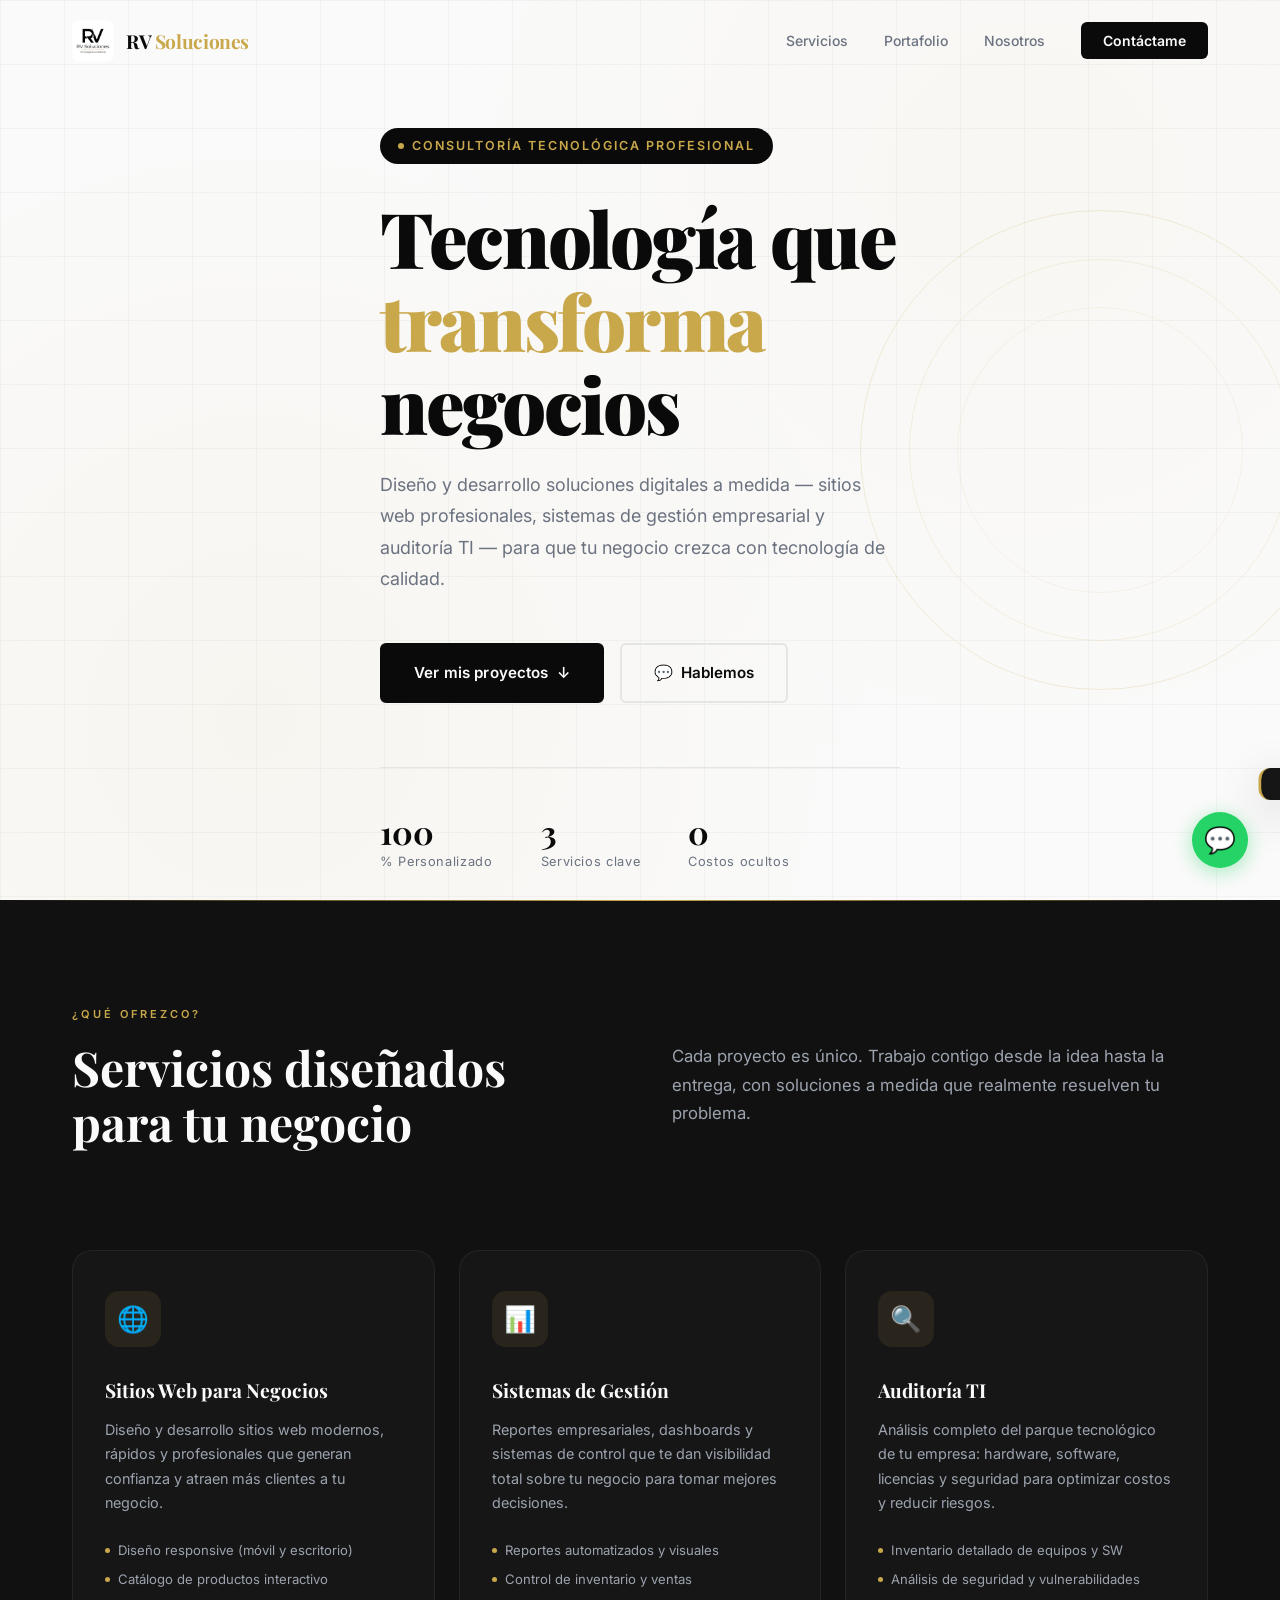
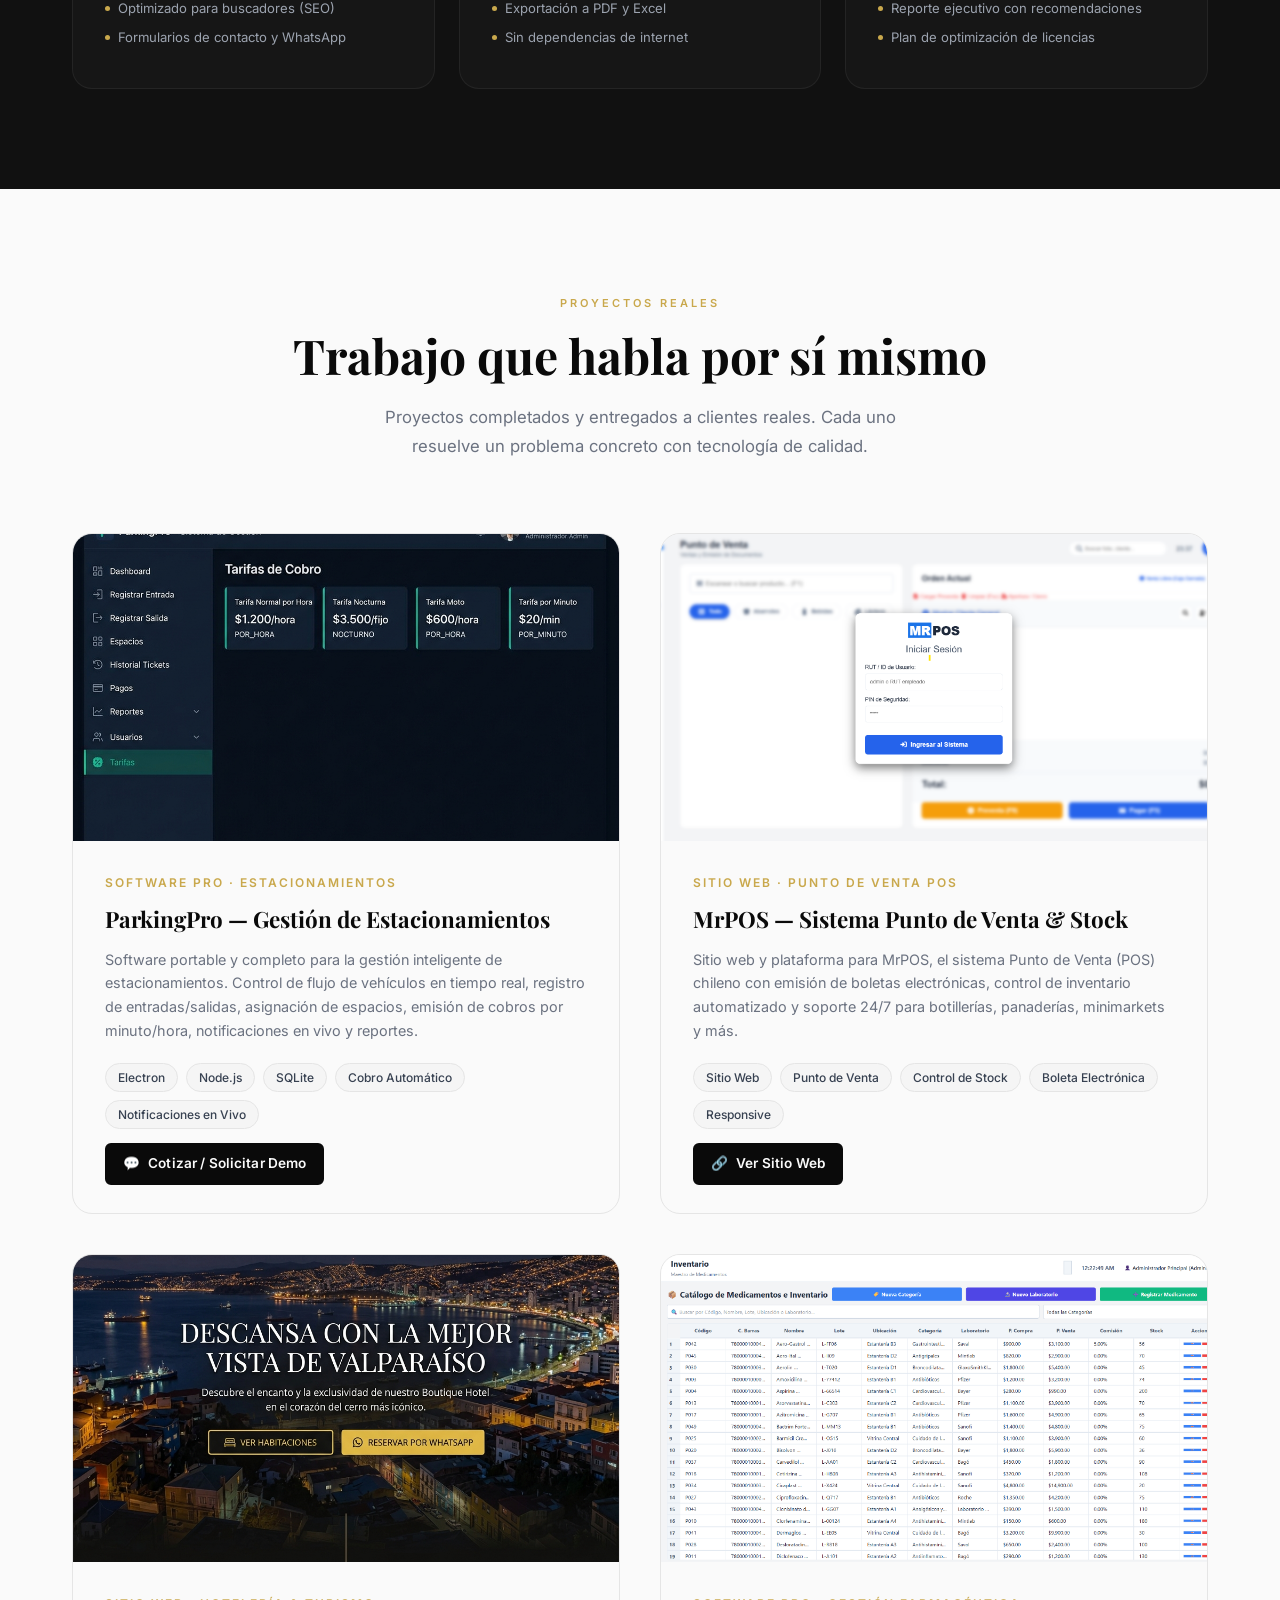
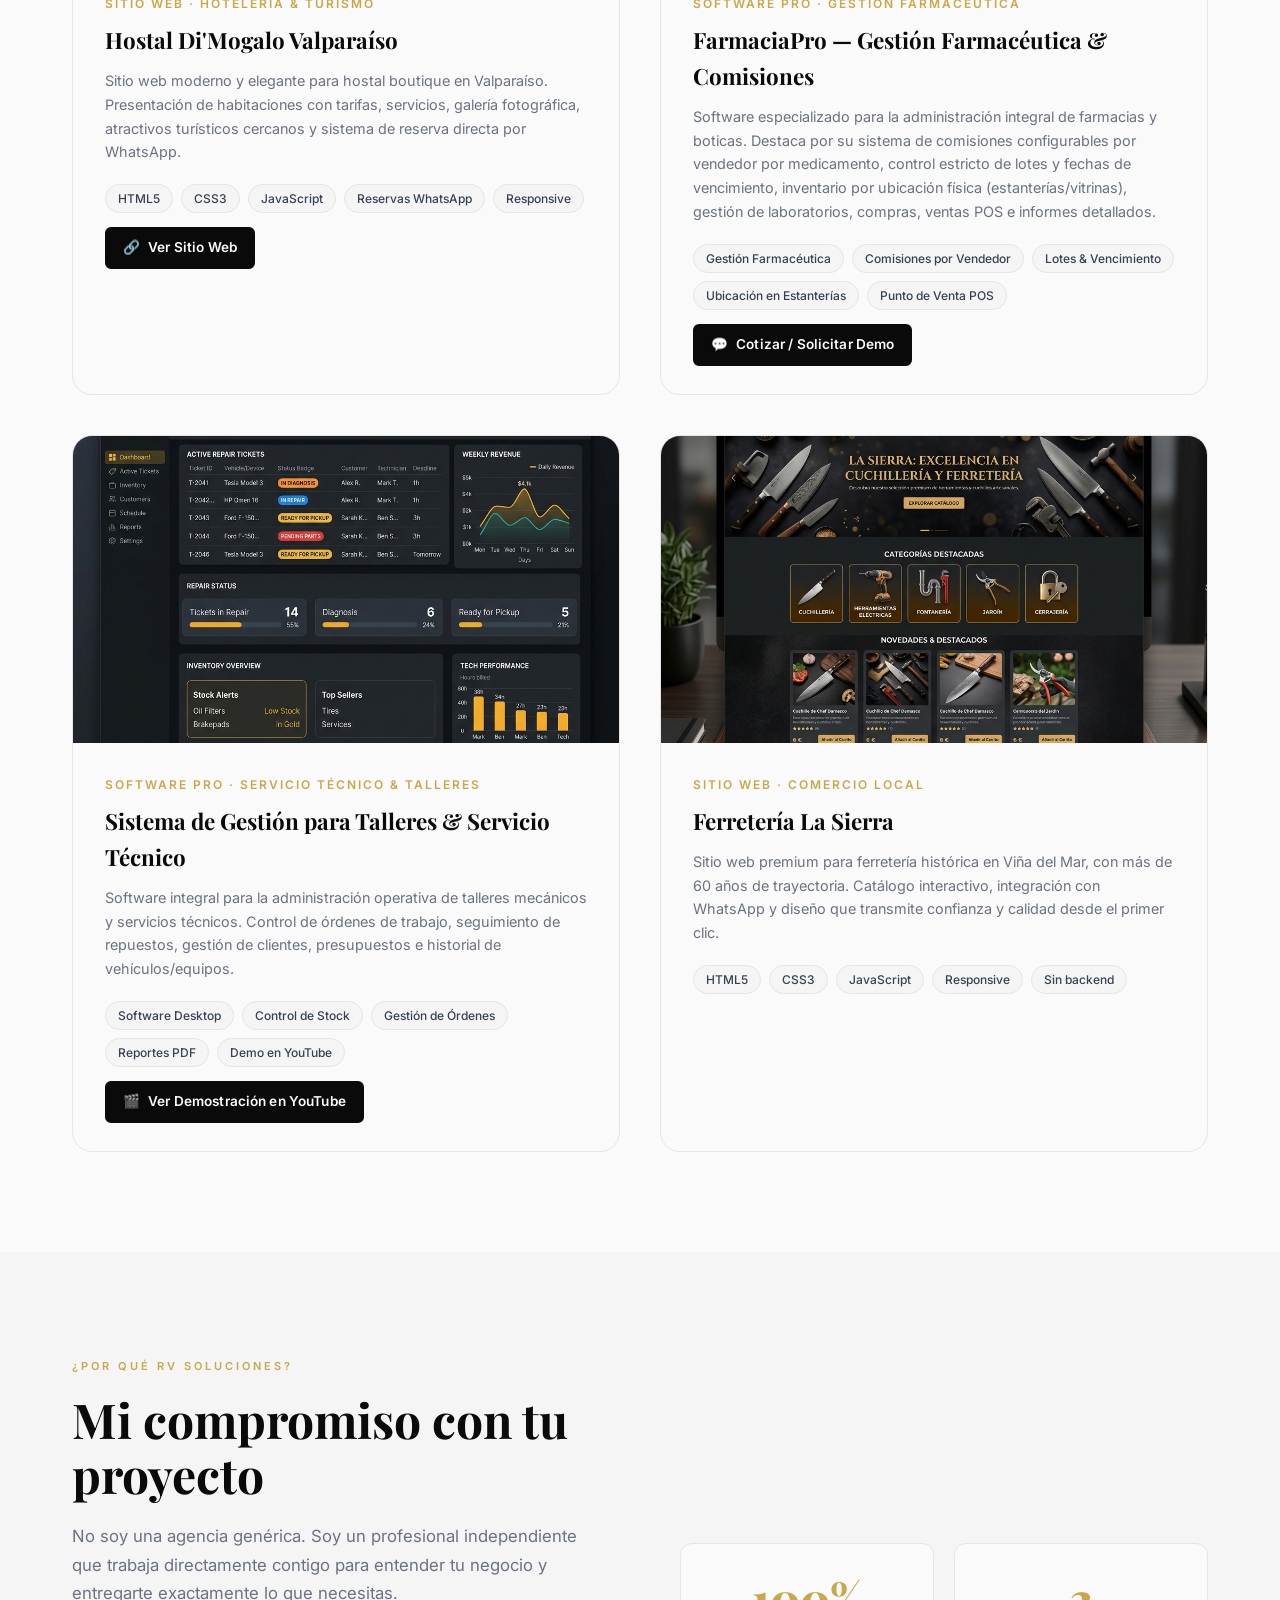
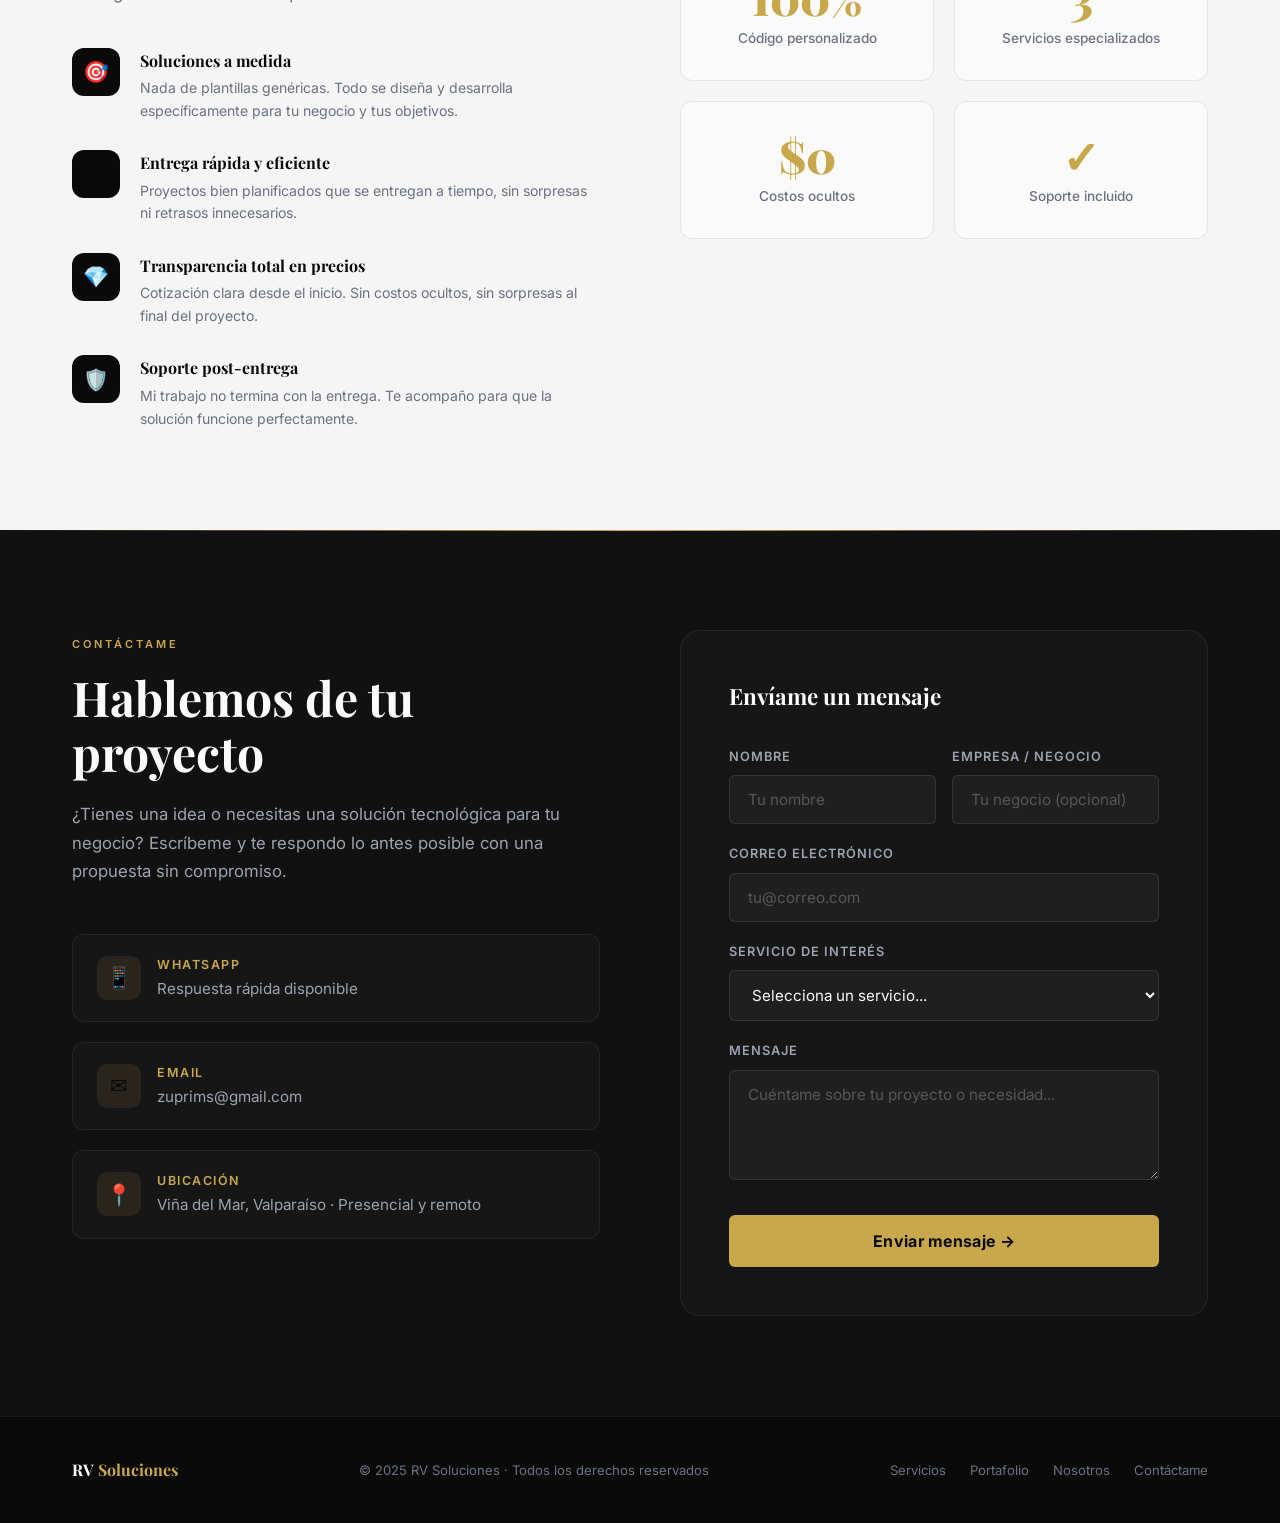
<file: index.html>
<!DOCTYPE html>
<html lang="es">
<head>
  <meta charset="UTF-8" />
  <meta name="viewport" content="width=device-width, initial-scale=1.0" />
  <meta name="description" content="RV Soluciones — Consultoría tecnológica y desarrollo de software a medida. Sitios web, sistemas de gestión y auditoría TI para empresas y negocios locales." />
  <meta name="keywords" content="RV Soluciones, desarrollo web, sistemas empresariales, auditoría TI, software a medida, consultoría tecnológica" />
  <meta property="og:title" content="RV Soluciones — Tecnología que transforma negocios" />
  <meta property="og:description" content="Desarrollo web, sistemas de gestión y auditoría TI. Soluciones tecnológicas a medida para impulsar tu negocio." />
  <meta property="og:type" content="website" />
  <title>RV Soluciones — Tecnología que transforma negocios</title>
  <link rel="stylesheet" href="style.css" />
</head>
<body>

  <!-- =============================================
       NAVIGATION
  =============================================== -->
  <nav class="navbar" id="navbar" role="navigation" aria-label="Navegación principal">
    <div class="container">
      <div class="nav-inner">

        <a href="#hero" class="nav-logo" aria-label="RV Soluciones inicio">
          <img src="assets/logo.png" alt="RV Soluciones" class="nav-logo-img" />
          <span class="nav-brand">RV <span>Soluciones</span></span>
        </a>

        <ul class="nav-links" id="navLinks" role="list">
          <li><a href="#servicios">Servicios</a></li>
          <li><a href="#portafolio">Portafolio</a></li>
          <li><a href="#diferenciadores">Nosotros</a></li>
          <li><a href="#contacto" class="nav-cta" id="navCtaBtn">Contáctame</a></li>
          <!-- Close btn for mobile -->
          <button class="nav-hamburger" id="navCloseMobile" aria-label="Cerrar menú" style="display:none; position:absolute; top:28px; right:24px;">
            <span style="transform:rotate(45deg) translate(5px,5px)"></span>
            <span style="opacity:0"></span>
            <span style="transform:rotate(-45deg) translate(5px,-5px)"></span>
          </button>
        </ul>

        <button class="nav-hamburger" id="navHamburger" aria-label="Abrir menú" aria-expanded="false">
          <span></span>
          <span></span>
          <span></span>
        </button>

      </div>
    </div>
  </nav>

  <!-- =============================================
       HERO SECTION
  =============================================== -->
  <section id="hero" aria-label="Presentación principal">
    <div class="hero-bg-pattern"></div>
    <div class="hero-grid-lines"></div>

    <div class="container">
      <div class="hero-content">

        <div class="hero-badge reveal">
          Consultoría Tecnológica Profesional
        </div>

        <h1 class="hero-title reveal reveal-delay-1">
          Tecnología que
          <span class="line-gold">transforma</span>
          negocios
        </h1>

        <p class="hero-description reveal reveal-delay-2">
          Diseño y desarrollo soluciones digitales a medida — sitios web profesionales,
          sistemas de gestión empresarial y auditoría TI — para que tu negocio crezca
          con tecnología de calidad.
        </p>

        <div class="hero-actions reveal reveal-delay-3">
          <a href="#portafolio" class="btn-primary" id="heroPortfolioBtn">
            <span>Ver mis proyectos</span>
            <span>↓</span>
          </a>
          <a href="#contacto" class="btn-secondary" id="heroContactBtn">
            <span>💬</span>
            <span>Hablemos</span>
          </a>
        </div>

        <div class="hero-stats reveal reveal-delay-4">
          <div class="stat-item">
            <span class="stat-number" data-count="100">0</span>
            <span class="stat-label">% Personalizado</span>
          </div>
          <div class="stat-item">
            <span class="stat-number" data-count="3">0</span>
            <span class="stat-label">Servicios clave</span>
          </div>
          <div class="stat-item">
            <span class="stat-number" data-count="0">0</span>
            <span class="stat-label">Costos ocultos</span>
          </div>
        </div>

      </div>
    </div>

    <div class="hero-visual" aria-hidden="true">
      <div class="hero-circle"></div>
    </div>
  </section>

  <!-- =============================================
       SERVICES SECTION
  =============================================== -->
  <section id="servicios" aria-label="Servicios">
    <div class="container">

      <div class="services-header">
        <div class="reveal">
          <span class="section-label">¿Qué ofrezco?</span>
          <h2 class="section-title">Servicios diseñados<br/>para tu negocio</h2>
        </div>
        <p class="section-subtitle reveal reveal-delay-1">
          Cada proyecto es único. Trabajo contigo desde la idea hasta la entrega,
          con soluciones a medida que realmente resuelven tu problema.
        </p>
      </div>

      <div class="services-grid">

        <article class="service-card reveal" id="servicioWeb">
          <div class="service-icon">🌐</div>
          <h3 class="service-title">Sitios Web para Negocios</h3>
          <p class="service-desc">
            Diseño y desarrollo sitios web modernos, rápidos y profesionales
            que generan confianza y atraen más clientes a tu negocio.
          </p>
          <ul class="service-features" role="list">
            <li class="service-feature">Diseño responsive (móvil y escritorio)</li>
            <li class="service-feature">Catálogo de productos interactivo</li>
            <li class="service-feature">Optimizado para buscadores (SEO)</li>
            <li class="service-feature">Formularios de contacto y WhatsApp</li>
          </ul>
        </article>

        <article class="service-card reveal reveal-delay-1" id="servicioSistemas">
          <div class="service-icon">📊</div>
          <h3 class="service-title">Sistemas de Gestión</h3>
          <p class="service-desc">
            Reportes empresariales, dashboards y sistemas de control que te
            dan visibilidad total sobre tu negocio para tomar mejores decisiones.
          </p>
          <ul class="service-features" role="list">
            <li class="service-feature">Reportes automatizados y visuales</li>
            <li class="service-feature">Control de inventario y ventas</li>
            <li class="service-feature">Exportación a PDF y Excel</li>
            <li class="service-feature">Sin dependencias de internet</li>
          </ul>
        </article>

        <article class="service-card reveal reveal-delay-2" id="servicioAuditoria">
          <div class="service-icon">🔍</div>
          <h3 class="service-title">Auditoría TI</h3>
          <p class="service-desc">
            Análisis completo del parque tecnológico de tu empresa: hardware,
            software, licencias y seguridad para optimizar costos y reducir riesgos.
          </p>
          <ul class="service-features" role="list">
            <li class="service-feature">Inventario detallado de equipos y SW</li>
            <li class="service-feature">Análisis de seguridad y vulnerabilidades</li>
            <li class="service-feature">Reporte ejecutivo con recomendaciones</li>
            <li class="service-feature">Plan de optimización de licencias</li>
          </ul>
        </article>

      </div>
    </div>
  </section>

  <!-- =============================================
       PORTFOLIO SECTION
  =============================================== -->
  <section id="portafolio" aria-label="Portafolio de proyectos">
    <div class="container">

      <header class="portfolio-header reveal">
        <span class="section-label">Proyectos reales</span>
        <h2 class="section-title">Trabajo que habla<br/>por sí mismo</h2>
        <p class="section-subtitle">
          Proyectos completados y entregados a clientes reales. Cada uno
          resuelve un problema concreto con tecnología de calidad.
        </p>
      </header>

      <div class="portfolio-grid">

        <article class="portfolio-card reveal" id="proyectoFerreteria">
          <div class="portfolio-img-wrap">
            <img
              src="assets/portfolio-ferreteria.png"
              alt="Sitio web Ferretería La Sierra — proyecto completado"
              loading="lazy"
            />
            <div class="portfolio-overlay">
              <span class="portfolio-view-btn">Ver proyecto</span>
            </div>
          </div>
          <div class="portfolio-info">
            <span class="portfolio-tag">Sitio Web · Comercio Local</span>
            <h3 class="portfolio-title">Ferretería La Sierra</h3>
            <p class="portfolio-desc">
              Sitio web premium para ferretería histórica en Viña del Mar, con más de 60 años de trayectoria.
              Catálogo interactivo, integración con WhatsApp y diseño que transmite confianza y calidad desde el primer clic.
            </p>
            <div class="portfolio-tech" role="list" aria-label="Tecnologías usadas">
              <span class="tech-tag">HTML5</span>
              <span class="tech-tag">CSS3</span>
              <span class="tech-tag">JavaScript</span>
              <span class="tech-tag">Responsive</span>
              <span class="tech-tag">Sin backend</span>
            </div>
          </div>
        </article>

        <article class="portfolio-card reveal reveal-delay-1" id="proyectoReportes">
          <div class="portfolio-img-wrap">
            <img
              src="assets/portfolio-prospeccion.png"
              alt="Herramienta de prospección de negocios — proyecto completado"
              loading="lazy"
            />
            <div class="portfolio-overlay">
              <span class="portfolio-view-btn">Ver proyecto</span>
            </div>
          </div>
          <div class="portfolio-info">
            <span class="portfolio-tag">Herramienta · Prospección Digital</span>
            <h3 class="portfolio-title">Negocios Sin Página Web</h3>
            <p class="portfolio-desc">
              Dashboard de prospección que identifica negocios locales sin presencia digital
              en la V Región y Santiago. Permite detectar oportunidades de venta de servicios
              web de forma eficiente y segmentada.
            </p>
            <div class="portfolio-tech" role="list" aria-label="Tecnologías usadas">
              <span class="tech-tag">HTML5</span>
              <span class="tech-tag">Dashboard</span>
              <span class="tech-tag">Prospección</span>
              <span class="tech-tag">Standalone</span>
              <span class="tech-tag">Sin servidor</span>
            </div>
          </div>
        </article>

        <article class="portfolio-card reveal reveal-delay-2" id="proyectoSocialHub">
          <div class="portfolio-img-wrap">
            <img
              src="assets/portfolio-social-hub.png"
              alt="Sitio web agencia digital Innovación Web Studio — proyecto completado"
              loading="lazy"
            />
            <div class="portfolio-overlay">
              <span class="portfolio-view-btn">Ver proyecto</span>
            </div>
          </div>
          <div class="portfolio-info">
            <span class="portfolio-tag">Sitio Web · Agencia Digital</span>
            <h3 class="portfolio-title">Innovación Web Studio</h3>
            <p class="portfolio-desc">
              Sitio web institucional para agencia de diseño y desarrollo digital.
              Diseño premium con animaciones fluidas, portafolio de proyectos,
              sección de servicios y formulario de contacto integrado.
            </p>
            <div class="portfolio-tech" role="list" aria-label="Tecnologías usadas">
              <span class="tech-tag">HTML5</span>
              <span class="tech-tag">TailwindCSS</span>
              <span class="tech-tag">JavaScript</span>
              <span class="tech-tag">Animaciones</span>
              <span class="tech-tag">Responsive</span>
            </div>
          </div>
        </article>

      </div>
    </div>
  </section>

  <!-- =============================================
       WHY ME SECTION
  =============================================== -->
  <section id="diferenciadores" aria-label="Por qué elegirme">
    <div class="container">
      <div class="why-grid">

        <div class="why-content">
          <span class="section-label reveal">¿Por qué RV Soluciones?</span>
          <h2 class="section-title reveal reveal-delay-1">Mi compromiso<br/>con tu proyecto</h2>
          <p class="section-subtitle reveal reveal-delay-2">
            No soy una agencia genérica. Soy un profesional independiente que
            trabaja directamente contigo para entender tu negocio y entregarte
            exactamente lo que necesitas.
          </p>

          <div class="why-points">

            <div class="why-point reveal reveal-delay-1">
              <div class="why-icon">🎯</div>
              <div class="why-text">
                <h4>Soluciones a medida</h4>
                <p>Nada de plantillas genéricas. Todo se diseña y desarrolla específicamente para tu negocio y tus objetivos.</p>
              </div>
            </div>

            <div class="why-point reveal reveal-delay-2">
              <div class="why-icon">⚡</div>
              <div class="why-text">
                <h4>Entrega rápida y eficiente</h4>
                <p>Proyectos bien planificados que se entregan a tiempo, sin sorpresas ni retrasos innecesarios.</p>
              </div>
            </div>

            <div class="why-point reveal reveal-delay-3">
              <div class="why-icon">💎</div>
              <div class="why-text">
                <h4>Transparencia total en precios</h4>
                <p>Cotización clara desde el inicio. Sin costos ocultos, sin sorpresas al final del proyecto.</p>
              </div>
            </div>

            <div class="why-point reveal reveal-delay-4">
              <div class="why-icon">🛡️</div>
              <div class="why-text">
                <h4>Soporte post-entrega</h4>
                <p>Mi trabajo no termina con la entrega. Te acompaño para que la solución funcione perfectamente.</p>
              </div>
            </div>

          </div>
        </div>

        <div class="why-cards">
          <div class="why-card reveal">
            <div class="why-card-number" data-count="100">0%</div>
            <div class="why-card-label">Código personalizado</div>
          </div>
          <div class="why-card reveal reveal-delay-1">
            <div class="why-card-number" data-count="3">0</div>
            <div class="why-card-label">Servicios especializados</div>
          </div>
          <div class="why-card reveal reveal-delay-2">
            <div class="why-card-number" data-count="0">$0</div>
            <div class="why-card-label">Costos ocultos</div>
          </div>
          <div class="why-card reveal reveal-delay-3">
            <div class="why-card-number">✓</div>
            <div class="why-card-label">Soporte incluido</div>
          </div>
        </div>

      </div>
    </div>
  </section>

  <!-- =============================================
       CONTACT SECTION
  =============================================== -->
  <section id="contacto" aria-label="Contacto">
    <div class="container">
      <div class="contact-grid">

        <div class="contact-left">
          <span class="section-label reveal">Contáctame</span>
          <h2 class="section-title reveal reveal-delay-1">Hablemos de<br/>tu proyecto</h2>
          <p class="section-subtitle reveal reveal-delay-2">
            ¿Tienes una idea o necesitas una solución tecnológica para tu negocio?
            Escríbeme y te respondo lo antes posible con una propuesta sin compromiso.
          </p>

          <div class="contact-methods reveal reveal-delay-3">
            <a href="https://wa.me/1234567890?text=Hola%20RV%20Soluciones%2C%20quiero%20información%20sobre%20sus%20servicios"
               class="contact-method"
               id="whatsappContactBtn"
               target="_blank"
               rel="noopener noreferrer"
               aria-label="Contactar por WhatsApp">
              <div class="contact-method-icon">📱</div>
              <div class="contact-method-info">
                <h4>WhatsApp</h4>
                <p>Respuesta rápida disponible</p>
              </div>
            </a>

            <a href="mailto:zuprims@gmail.com"
               class="contact-method"
               id="emailContactBtn"
               aria-label="Enviar correo electrónico">
              <div class="contact-method-icon">✉️</div>
              <div class="contact-method-info">
                <h4>Email</h4>
                <p>zuprims@gmail.com</p>
              </div>
            </a>

            <a href="https://maps.google.com/?q=Vi%C3%B1a+del+Mar,+Chile"
               target="_blank"
               rel="noopener noreferrer"
               class="contact-method"
               id="locationMethod"
               aria-label="Ver ubicación en Google Maps">
              <div class="contact-method-icon">📍</div>
              <div class="contact-method-info">
                <h4>Ubicación</h4>
                <p>Viña del Mar, Chile (Presencial y remoto)</p>
              </div>
            </a>
          </div>
        </div>

        <div class="contact-form reveal reveal-delay-2">
          <h3>Envíame un mensaje</h3>
          <form id="contactForm" novalidate>
            <div class="form-row">
              <div class="form-group">
                <label for="formNombre">Nombre</label>
                <input
                  type="text"
                  id="formNombre"
                  name="nombre"
                  placeholder="Tu nombre"
                  required
                  autocomplete="given-name"
                />
              </div>
              <div class="form-group">
                <label for="formEmpresa">Empresa / Negocio</label>
                <input
                  type="text"
                  id="formEmpresa"
                  name="empresa"
                  placeholder="Tu negocio (opcional)"
                  autocomplete="organization"
                />
              </div>
            </div>

            <div class="form-group">
              <label for="formEmail">Correo electrónico</label>
              <input
                type="email"
                id="formEmail"
                name="email"
                placeholder="tu@correo.com"
                required
                autocomplete="email"
              />
            </div>

            <div class="form-group">
              <label for="formServicio">Servicio de interés</label>
              <select id="formServicio" name="servicio" required>
                <option value="" disabled selected>Selecciona un servicio...</option>
                <option value="web">Sitio Web para mi negocio</option>
                <option value="sistema">Sistema de Gestión / Reportes</option>
                <option value="auditoria">Auditoría TI</option>
                <option value="otro">Otro / Consulta general</option>
              </select>
            </div>

            <div class="form-group">
              <label for="formMensaje">Mensaje</label>
              <textarea
                id="formMensaje"
                name="mensaje"
                placeholder="Cuéntame sobre tu proyecto o necesidad..."
                required
              ></textarea>
            </div>

            <button type="submit" class="btn-submit" id="submitFormBtn">
              Enviar mensaje →
            </button>
          </form>
        </div>

      </div>
    </div>
  </section>

  <!-- =============================================
       FOOTER
  =============================================== -->
  <footer role="contentinfo">
    <div class="container">
      <div class="footer-inner">
        <div class="footer-brand">
          RV <span>Soluciones</span>
        </div>
        <p class="footer-copy">
          © 2025 RV Soluciones · Todos los derechos reservados
        </p>
        <nav class="footer-links" aria-label="Links del footer">
          <a href="#servicios">Servicios</a>
          <a href="#portafolio">Portafolio</a>
          <a href="#contacto">Contacto</a>
        </nav>
      </div>
    </div>
  </footer>

  <!-- WhatsApp Floating Button -->
  <a href="https://wa.me/1234567890?text=Hola%20RV%20Soluciones%2C%20me%20interesa%20conocer%20sus%20servicios"
     class="whatsapp-float"
     id="whatsappFloat"
     target="_blank"
     rel="noopener noreferrer"
     aria-label="Abrir WhatsApp de RV Soluciones"
     title="Escríbenos por WhatsApp">
    💬
  </a>

  <!-- Toast Notification -->
  <div class="toast" id="toast" role="alert" aria-live="polite"></div>

  <script src="config.js"></script>
  <script src="render-config.js"></script>
  <script src="main.js"></script>
</body>
</html>
</file>
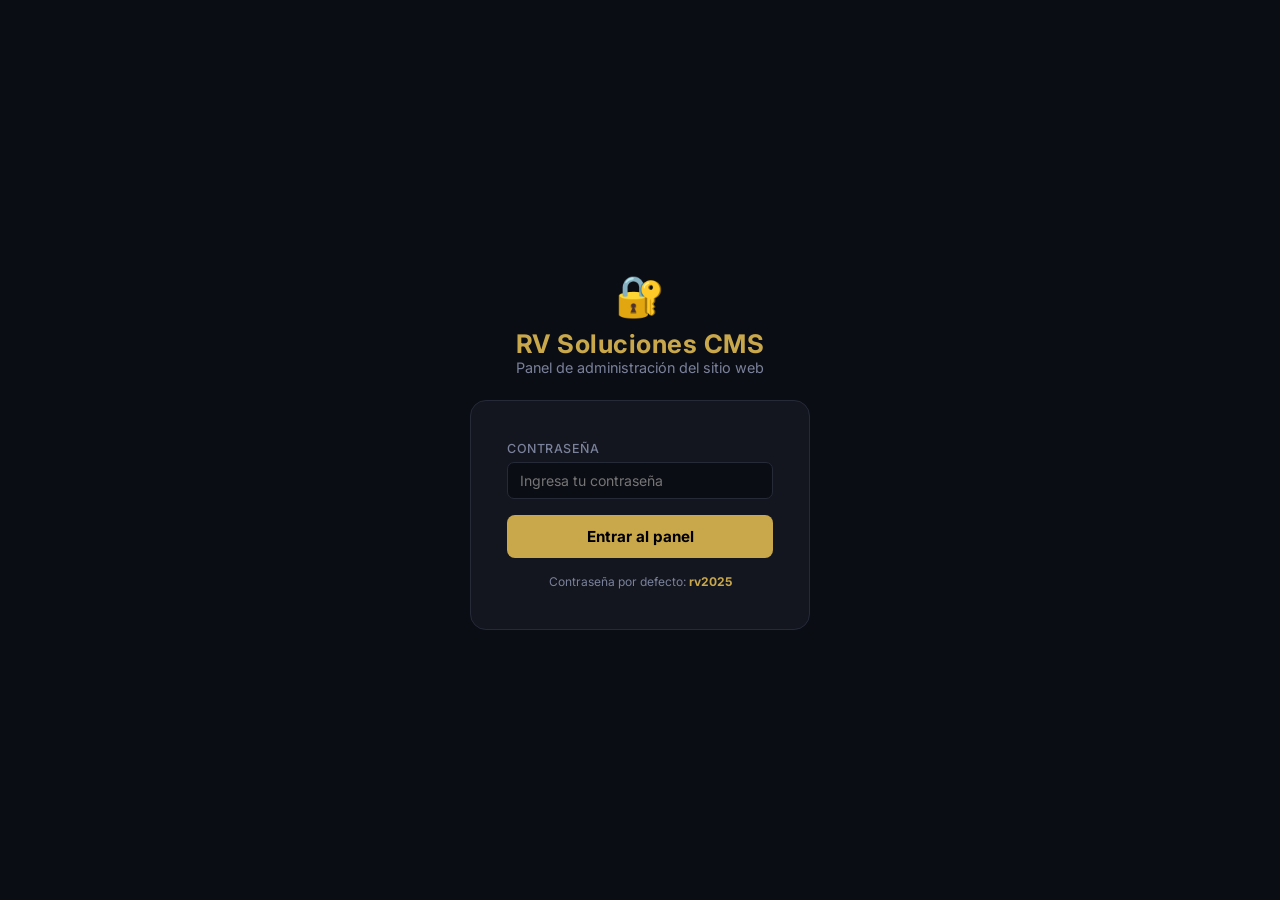
<file: admin/index.html>
<!DOCTYPE html>
<html lang="es">
<head>
  <meta charset="UTF-8" />
  <meta name="viewport" content="width=device-width, initial-scale=1.0" />
  <title>Admin — RV Soluciones CMS</title>
  <link rel="preconnect" href="https://fonts.googleapis.com" />
  <link href="https://fonts.googleapis.com/css2?family=Inter:wght@300;400;500;600;700&display=swap" rel="stylesheet" />
  <script src="../config.js"></script>
  <style>
    *, *::before, *::after { box-sizing: border-box; margin: 0; padding: 0; }

    :root {
      --bg:        #0b0d14;
      --surface:   #13161f;
      --surface2:  #1a1e2a;
      --border:    #252a38;
      --gold:      #c9a84c;
      --gold-dim:  rgba(201,168,76,.15);
      --text:      #e8eaf0;
      --muted:     #7a819a;
      --danger:    #e05252;
      --success:   #4caf7d;
      --accent:    #4a80f5;
      --radius:    10px;
      --sidebar-w: 220px;
    }

    body { font-family: 'Inter', sans-serif; background: var(--bg); color: var(--text); min-height: 100vh; display: flex; flex-direction: column; }

    /* ── LOGIN ── */
    #loginScreen {
      position: fixed; inset: 0; background: var(--bg);
      display: flex; align-items: center; justify-content: center;
      z-index: 9999; flex-direction: column; gap: 24px;
    }
    #loginScreen h1 { font-size: 1.6rem; color: var(--gold); letter-spacing: .5px; }
    #loginScreen p  { color: var(--muted); font-size: .9rem; }
    .login-box { background: var(--surface); border: 1px solid var(--border); border-radius: 16px; padding: 40px 36px; width: 340px; display: flex; flex-direction: column; gap: 16px; }
    .login-box label { font-size: .8rem; color: var(--muted); font-weight: 500; letter-spacing: .5px; text-transform: uppercase; }
    .login-box input { background: var(--bg); border: 1px solid var(--border); border-radius: 8px; color: var(--text); padding: 10px 14px; font-size: .95rem; width: 100%; transition: border .2s; outline: none; font-family: inherit; }
    .login-box input:focus { border-color: var(--gold); }
    .login-box button { background: var(--gold); color: #000; border: none; border-radius: 8px; padding: 12px; font-weight: 700; font-size: .95rem; cursor: pointer; transition: opacity .2s; font-family: inherit; }
    .login-box button:hover { opacity: .85; }
    #loginError { color: var(--danger); font-size: .85rem; text-align: center; display: none; }

    /* ── LAYOUT ── */
    #appLayout { display: flex; height: 100vh; overflow: hidden; }

    /* ── SIDEBAR ── */
    aside {
      width: var(--sidebar-w); background: var(--surface); border-right: 1px solid var(--border);
      display: flex; flex-direction: column; flex-shrink: 0;
    }
    .sidebar-logo {
      padding: 22px 20px 18px; border-bottom: 1px solid var(--border);
      font-weight: 700; font-size: 1rem; color: var(--gold);
    }
    .sidebar-logo span { color: var(--muted); font-size: .72rem; display: block; font-weight: 400; margin-top: 2px; }
    nav { flex: 1; padding: 12px 10px; overflow-y: auto; }
    .nav-section { font-size: .68rem; color: var(--muted); text-transform: uppercase; letter-spacing: .8px; font-weight: 600; padding: 14px 10px 6px; }
    .nav-item {
      display: flex; align-items: center; gap: 10px;
      padding: 9px 12px; border-radius: 8px; cursor: pointer;
      font-size: .88rem; color: var(--muted); transition: all .18s;
      border: none; background: none; width: 100%; text-align: left; font-family: inherit;
    }
    .nav-item:hover   { background: var(--surface2); color: var(--text); }
    .nav-item.active  { background: var(--gold-dim); color: var(--gold); font-weight: 600; }
    .nav-item .icon   { font-size: 1.1rem; width: 22px; text-align: center; }
    .sidebar-footer { padding: 16px; border-top: 1px solid var(--border); }
    .sidebar-footer button { width: 100%; padding: 9px; border-radius: 8px; border: 1px solid var(--border); background: none; color: var(--muted); cursor: pointer; font-size: .82rem; font-family: inherit; transition: all .2s; }
    .sidebar-footer button:hover { border-color: var(--danger); color: var(--danger); }

    /* ── MAIN AREA ── */
    main { flex: 1; display: flex; flex-direction: column; overflow: hidden; }
    .topbar {
      background: var(--surface); border-bottom: 1px solid var(--border);
      padding: 0 24px; height: 58px; display: flex; align-items: center;
      justify-content: space-between; flex-shrink: 0;
    }
    .topbar h1 { font-size: 1rem; font-weight: 600; }
    .topbar-actions { display: flex; gap: 10px; }
    .btn { padding: 8px 16px; border-radius: 8px; font-size: .85rem; font-weight: 600; cursor: pointer; border: none; transition: all .18s; font-family: inherit; }
    .btn-gold   { background: var(--gold); color: #000; }
    .btn-gold:hover { opacity: .85; }
    .btn-outline { background: none; border: 1px solid var(--border); color: var(--text); }
    .btn-outline:hover { border-color: var(--gold); color: var(--gold); }
    .btn-danger { background: none; border: 1px solid var(--danger); color: var(--danger); }
    .btn-danger:hover { background: var(--danger); color: #fff; }
    .btn-success { background: var(--success); color: #fff; }
    .btn-success:hover { opacity: .85; }
    .btn-sm { padding: 5px 10px; font-size: .78rem; }

    .content-area { flex: 1; overflow-y: auto; padding: 28px; }

    /* ── PANELS ── */
    .panel { display: none; flex-direction: column; gap: 20px; }
    .panel.active { display: flex; }

    /* ── CARD ── */
    .card { background: var(--surface); border: 1px solid var(--border); border-radius: var(--radius); padding: 22px; }
    .card-title { font-size: .78rem; text-transform: uppercase; letter-spacing: .6px; font-weight: 600; color: var(--muted); margin-bottom: 16px; padding-bottom: 12px; border-bottom: 1px solid var(--border); }

    /* ── FORM ELEMENTS ── */
    .form-row { display: grid; grid-template-columns: 1fr 1fr; gap: 14px; }
    .form-row-3 { display: grid; grid-template-columns: 1fr 1fr 1fr; gap: 14px; }
    .form-group { display: flex; flex-direction: column; gap: 6px; }
    .form-group label { font-size: .78rem; color: var(--muted); font-weight: 500; }
    .form-group input, .form-group textarea, .form-group select {
      background: var(--bg); border: 1px solid var(--border); border-radius: 7px;
      color: var(--text); padding: 9px 12px; font-size: .88rem;
      font-family: inherit; outline: none; transition: border .2s; resize: vertical;
    }
    .form-group input:focus, .form-group textarea:focus, .form-group select:focus { border-color: var(--gold); }
    .form-group textarea { min-height: 80px; }
    .full-width { grid-column: 1 / -1; }

    /* ── LIST ITEMS (servicios, portafolio, nav) ── */
    .list-wrap { display: flex; flex-direction: column; gap: 12px; }
    .list-item {
      background: var(--surface2); border: 1px solid var(--border);
      border-radius: var(--radius); padding: 16px;
    }
    .list-item-header { display: flex; align-items: center; justify-content: space-between; margin-bottom: 12px; }
    .list-item-title { font-size: .88rem; font-weight: 600; display: flex; align-items: center; gap: 8px; }
    .list-item-actions { display: flex; gap: 6px; }
    .drag-handle { cursor: grab; color: var(--muted); font-size: 1rem; }

    /* ── IMAGE UPLOAD ── */
    .img-upload-zone {
      border: 2px dashed var(--border); border-radius: var(--radius);
      padding: 18px; text-align: center; cursor: pointer; transition: border .2s;
      position: relative; background: var(--bg);
    }
    .img-upload-zone:hover { border-color: var(--gold); }
    .img-upload-zone input[type="file"] { position: absolute; inset: 0; opacity: 0; cursor: pointer; }
    .img-upload-zone p { color: var(--muted); font-size: .82rem; }
    .img-preview { width: 100%; max-height: 120px; object-fit: cover; border-radius: 6px; margin-top: 10px; display: none; }
    .img-url-row { display: flex; gap: 8px; margin-top: 8px; }
    .img-url-row input { flex: 1; }

    /* ── TAGS INPUT ── */
    .tags-wrap { display: flex; flex-wrap: wrap; gap: 6px; padding: 8px; background: var(--bg); border: 1px solid var(--border); border-radius: 7px; min-height: 40px; cursor: text; }
    .tag-chip { background: var(--gold-dim); color: var(--gold); border-radius: 20px; padding: 2px 10px; font-size: .78rem; display: flex; align-items: center; gap: 4px; }
    .tag-chip button { background: none; border: none; color: inherit; cursor: pointer; font-size: .85rem; padding: 0 0 0 2px; opacity: .7; }
    .tag-chip button:hover { opacity: 1; }
    .tags-input { background: none; border: none; outline: none; color: var(--text); font-size: .85rem; min-width: 80px; flex: 1; font-family: inherit; }

    /* ── TOAST ── */
    #toast {
      position: fixed; bottom: 28px; right: 28px;
      background: var(--success); color: #fff; padding: 12px 20px;
      border-radius: 10px; font-size: .88rem; font-weight: 500;
      transform: translateY(80px); opacity: 0; transition: all .3s;
      z-index: 9000; pointer-events: none;
    }
    #toast.show { transform: translateY(0); opacity: 1; }

    /* ── BADGE ── */
    .badge { font-size: .7rem; padding: 2px 8px; border-radius: 20px; font-weight: 600; }
    .badge-info { background: rgba(74,128,245,.15); color: var(--accent); }

    /* ── DIVIDER ── */
    .divider { border: none; border-top: 1px solid var(--border); margin: 4px 0; }

    /* ── SECTION TOGGLE ── */
    .collapsible { cursor: pointer; }
    .collapsible .chevron { transition: transform .2s; display: inline-block; }
    .collapsible.open .chevron { transform: rotate(90deg); }

    /* ─── RESPONSIVE ─── */
    @media (max-width: 768px) {
      :root { --sidebar-w: 60px; }
      .nav-item span { display: none; }
      .sidebar-logo span, .sidebar-logo .brand { display: none; }
      .nav-section { display: none; }
      .form-row, .form-row-3 { grid-template-columns: 1fr; }
    }

    /* ─── PREVIEW BADGE ─── */
    .preview-link {
      display: inline-flex; align-items: center; gap: 6px;
      font-size: .8rem; color: var(--muted); text-decoration: none;
      padding: 5px 10px; border: 1px solid var(--border); border-radius: 6px;
      transition: all .2s;
    }
    .preview-link:hover { border-color: var(--accent); color: var(--accent); }
  </style>
</head>
<body>

<!-- ══════════════════════════════════════════════
     LOGIN SCREEN
══════════════════════════════════════════════════ -->
<div id="loginScreen">
  <div style="text-align:center">
    <div style="font-size:2.5rem;margin-bottom:8px">🔐</div>
    <h1>RV Soluciones CMS</h1>
    <p>Panel de administración del sitio web</p>
  </div>
  <div class="login-box">
    <div class="form-group">
      <label>Contraseña</label>
      <input type="password" id="loginInput" placeholder="Ingresa tu contraseña" autocomplete="current-password" />
    </div>
    <span id="loginError">Contraseña incorrecta</span>
    <button onclick="doLogin()">Entrar al panel</button>
    <p style="color:var(--muted);font-size:.75rem;text-align:center">Contraseña por defecto: <strong style="color:var(--gold)">rv2025</strong></p>
  </div>
</div>

<!-- ══════════════════════════════════════════════
     MAIN APP LAYOUT
══════════════════════════════════════════════════ -->
<div id="appLayout" style="display:none">

  <!-- SIDEBAR -->
  <aside>
    <div class="sidebar-logo">
      <div class="brand">⚙️ CMS</div>
      <span>RV Soluciones Admin</span>
    </div>
    <nav>
      <div class="nav-section">Secciones</div>
      <button class="nav-item active" onclick="showPanel('hero',this)">
        <span class="icon">🏠</span><span>Hero</span>
      </button>
      <button class="nav-item" onclick="showPanel('navbar',this)">
        <span class="icon">🧭</span><span>Menú / Nav</span>
      </button>
      <button class="nav-item" onclick="showPanel('services',this)">
        <span class="icon">🛠</span><span>Servicios</span>
      </button>
      <button class="nav-item" onclick="showPanel('portfolio',this)">
        <span class="icon">🖼</span><span>Portafolio</span>
      </button>
      <button class="nav-item" onclick="showPanel('why',this)">
        <span class="icon">⭐</span><span>Nosotros</span>
      </button>
      <button class="nav-item" onclick="showPanel('contact',this)">
        <span class="icon">📞</span><span>Contacto</span>
      </button>
      <button class="nav-item" onclick="showPanel('footer',this)">
        <span class="icon">🦶</span><span>Footer</span>
      </button>
      <div class="nav-section">Sitio</div>
      <button class="nav-item" onclick="showPanel('seo',this)">
        <span class="icon">🔎</span><span>SEO / Meta</span>
      </button>
    </nav>
    <div class="sidebar-footer">
      <button onclick="doLogout()">🚪 Cerrar sesión</button>
    </div>
  </aside>

  <!-- MAIN -->
  <main>
    <div class="topbar">
      <h1 id="panelTitle">Hero</h1>
      <div class="topbar-actions">
        <a class="preview-link" href="../index.html" target="_blank">👁 Ver sitio</a>
        <button class="btn btn-outline" onclick="resetToDefault()">↩ Restaurar</button>
        <button class="btn btn-outline" onclick="exportConfig()">⬇ Exportar config.js</button>
        <button class="btn btn-gold" onclick="saveAll()">💾 Guardar cambios</button>
      </div>
    </div>

    <div class="content-area">

      <!-- ────────── HERO ────────── -->
      <div id="panel-hero" class="panel active">
        <div class="card">
          <div class="card-title">Badge y Título</div>
          <div style="display:flex;flex-direction:column;gap:14px">
            <div class="form-group">
              <label>Badge (etiqueta pequeña)</label>
              <input type="text" id="hero_badge" />
            </div>
            <div class="form-row">
              <div class="form-group">
                <label>Título línea 1</label>
                <input type="text" id="hero_titleLine1" />
              </div>
              <div class="form-group">
                <label>Palabra dorada (resaltada)</label>
                <input type="text" id="hero_titleGold" />
              </div>
            </div>
            <div class="form-group">
              <label>Título línea 2</label>
              <input type="text" id="hero_titleLine2" />
            </div>
            <div class="form-group">
              <label>Descripción</label>
              <textarea id="hero_description" rows="3"></textarea>
            </div>
          </div>
        </div>

        <div class="card">
          <div class="card-title">Botones</div>
          <div class="form-row">
            <div class="form-group">
              <label>Botón 1 — Texto</label>
              <input type="text" id="hero_btn1Label" />
            </div>
            <div class="form-group">
              <label>Botón 1 — Enlace</label>
              <input type="text" id="hero_btn1Href" />
            </div>
            <div class="form-group">
              <label>Botón 2 — Texto</label>
              <input type="text" id="hero_btn2Label" />
            </div>
            <div class="form-group">
              <label>Botón 2 — Enlace</label>
              <input type="text" id="hero_btn2Href" />
            </div>
          </div>
        </div>

        <div class="card">
          <div class="card-title">Estadísticas</div>
          <div id="hero_stats_wrap" class="list-wrap"></div>
        </div>
      </div>

      <!-- ────────── NAVBAR ────────── -->
      <div id="panel-navbar" class="panel">
        <div class="card">
          <div class="card-title">Marca / Logo</div>
          <div class="form-row">
            <div class="form-group">
              <label>Nombre de la marca</label>
              <input type="text" id="nav_brand" />
            </div>
            <div class="form-group">
              <label>Botón CTA — Texto</label>
              <input type="text" id="nav_ctaLabel" />
            </div>
            <div class="form-group full-width">
              <label>Botón CTA — Enlace</label>
              <input type="text" id="nav_ctaHref" />
            </div>
          </div>
        </div>

        <div class="card">
          <div class="card-title" style="display:flex;justify-content:space-between;align-items:center">
            <span>Links del menú</span>
            <button class="btn btn-outline btn-sm" onclick="addNavLink()">+ Agregar link</button>
          </div>
          <div id="nav_links_wrap" class="list-wrap"></div>
        </div>
      </div>

      <!-- ────────── SERVICES ────────── -->
      <div id="panel-services" class="panel">
        <div class="card">
          <div class="card-title">Encabezado de sección</div>
          <div style="display:flex;flex-direction:column;gap:12px">
            <div class="form-group">
              <label>Etiqueta</label>
              <input type="text" id="svc_label" />
            </div>
            <div class="form-group">
              <label>Título</label>
              <input type="text" id="svc_title" />
            </div>
            <div class="form-group">
              <label>Subtítulo</label>
              <textarea id="svc_subtitle" rows="2"></textarea>
            </div>
          </div>
        </div>

        <div class="card">
          <div class="card-title" style="display:flex;justify-content:space-between;align-items:center">
            <span>Servicios</span>
            <button class="btn btn-outline btn-sm" onclick="addService()">+ Agregar servicio</button>
          </div>
          <div id="services_wrap" class="list-wrap"></div>
        </div>
      </div>

      <!-- ────────── PORTFOLIO ────────── -->
      <div id="panel-portfolio" class="panel">
        <div class="card">
          <div class="card-title">Encabezado de sección</div>
          <div style="display:flex;flex-direction:column;gap:12px">
            <div class="form-group">
              <label>Etiqueta</label>
              <input type="text" id="pf_label" />
            </div>
            <div class="form-group">
              <label>Título</label>
              <input type="text" id="pf_title" />
            </div>
            <div class="form-group">
              <label>Subtítulo</label>
              <textarea id="pf_subtitle" rows="2"></textarea>
            </div>
          </div>
        </div>

        <div class="card">
          <div class="card-title" style="display:flex;justify-content:space-between;align-items:center">
            <span>Proyectos</span>
            <button class="btn btn-gold btn-sm" onclick="addProject()">+ Agregar proyecto</button>
          </div>
          <div id="portfolio_wrap" class="list-wrap"></div>
        </div>
      </div>

      <!-- ────────── WHY ────────── -->
      <div id="panel-why" class="panel">
        <div class="card">
          <div class="card-title">Encabezado de sección</div>
          <div style="display:flex;flex-direction:column;gap:12px">
            <div class="form-group"><label>Etiqueta</label><input type="text" id="why_label" /></div>
            <div class="form-group"><label>Título</label><input type="text" id="why_title" /></div>
            <div class="form-group"><label>Subtítulo</label><textarea id="why_subtitle" rows="3"></textarea></div>
          </div>
        </div>
        <div class="card">
          <div class="card-title" style="display:flex;justify-content:space-between;align-items:center">
            <span>Puntos de valor</span>
            <button class="btn btn-outline btn-sm" onclick="addWhyPoint()">+ Agregar punto</button>
          </div>
          <div id="why_points_wrap" class="list-wrap"></div>
        </div>
        <div class="card">
          <div class="card-title" style="display:flex;justify-content:space-between;align-items:center">
            <span>Tarjetas de estadísticas</span>
            <button class="btn btn-outline btn-sm" onclick="addWhyCard()">+ Agregar tarjeta</button>
          </div>
          <div id="why_cards_wrap" class="list-wrap"></div>
        </div>
      </div>

      <!-- ────────── CONTACT ────────── -->
      <div id="panel-contact" class="panel">
        <div class="card">
          <div class="card-title">Encabezado</div>
          <div style="display:flex;flex-direction:column;gap:12px">
            <div class="form-row">
              <div class="form-group"><label>Etiqueta</label><input type="text" id="ct_label" /></div>
              <div class="form-group"><label>Título</label><input type="text" id="ct_title" /></div>
            </div>
            <div class="form-group"><label>Subtítulo</label><textarea id="ct_subtitle" rows="2"></textarea></div>
          </div>
        </div>
        <div class="card">
          <div class="card-title">Métodos de contacto</div>
          <div style="display:flex;flex-direction:column;gap:12px">
            <div class="form-group"><label>WhatsApp URL (con mensaje)</label><input type="text" id="ct_whatsapp" /></div>
            <div class="form-group"><label>WhatsApp — subtexto</label><input type="text" id="ct_whatsappLabel" /></div>
            <div class="form-group"><label>Email</label><input type="text" id="ct_email" /></div>
            <div class="form-group"><label>Email — subtexto</label><input type="text" id="ct_emailLabel" /></div>
            <div class="form-group"><label>Ubicación — texto</label><input type="text" id="ct_location" /></div>
          </div>
        </div>
        <div class="card">
          <div class="card-title">Formulario</div>
          <div class="form-row">
            <div class="form-group"><label>Título del formulario</label><input type="text" id="ct_formTitle" /></div>
            <div class="form-group"><label>Texto del botón enviar</label><input type="text" id="ct_formBtn" /></div>
          </div>
        </div>
      </div>

      <!-- ────────── FOOTER ────────── -->
      <div id="panel-footer" class="panel">
        <div class="card">
          <div class="card-title">Footer</div>
          <div style="display:flex;flex-direction:column;gap:12px">
            <div class="form-group"><label>Nombre de la marca</label><input type="text" id="ft_brand" /></div>
            <div class="form-group"><label>Texto de copyright</label><input type="text" id="ft_copyright" /></div>
          </div>
        </div>
      </div>

      <!-- ────────── SEO ────────── -->
      <div id="panel-seo" class="panel">
        <div class="card">
          <div class="card-title">SEO y Meta tags</div>
          <div style="display:flex;flex-direction:column;gap:12px">
            <div class="form-group"><label>Título de la pestaña (title)</label><input type="text" id="meta_title" /></div>
            <div class="form-group"><label>Meta descripción</label><textarea id="meta_description" rows="3"></textarea></div>
          </div>
        </div>
      </div>

    </div><!-- /content-area -->
  </main>
</div>

<!-- TOAST -->
<div id="toast">✅ Cambios guardados</div>

<script>
// ═══════════════════════════════════════════════════════════════
//  UTILS
// ═══════════════════════════════════════════════════════════════
const PASS_KEY  = 'rv_cms_auth';
const DATA_KEY  = 'rv_cms_config';
const PASS_HASH = 'rv2025'; // cámbiala aquí

let cfg = {}; // config working copy

function showToast(msg = '✅ Cambios guardados', type = 'success') {
  const t = document.getElementById('toast');
  t.textContent = msg;
  t.style.background = type === 'success' ? 'var(--success)' : 'var(--danger)';
  t.classList.add('show');
  setTimeout(() => t.classList.remove('show'), 2800);
}

function deepClone(o) { return JSON.parse(JSON.stringify(o)); }

function val(id)    { return document.getElementById(id)?.value ?? ''; }
function setVal(id, v) { const el = document.getElementById(id); if (el) el.value = v ?? ''; }

// ─── LOGIN ───────────────────────────────────────────────────────────────
function doLogin() {
  const pw = document.getElementById('loginInput').value;
  if (pw === PASS_HASH) {
    localStorage.setItem(PASS_KEY, '1');
    document.getElementById('loginScreen').style.display = 'none';
    document.getElementById('appLayout').style.display = 'flex';
    initApp();
  } else {
    document.getElementById('loginError').style.display = 'block';
  }
}
document.getElementById('loginInput').addEventListener('keydown', e => { if (e.key === 'Enter') doLogin(); });

function doLogout() {
  localStorage.removeItem(PASS_KEY);
  location.reload();
}

// ─── INIT ────────────────────────────────────────────────────────────────
function initApp() {
  const saved = localStorage.getItem(DATA_KEY);
  cfg = saved ? JSON.parse(saved) : deepClone(RV_CONFIG);
  populateAll();
}

if (localStorage.getItem(PASS_KEY) === '1') {
  document.getElementById('loginScreen').style.display = 'none';
  document.getElementById('appLayout').style.display = 'flex';
  initApp();
}

// ─── PANEL NAVIGATION ────────────────────────────────────────────────────
function showPanel(id, btn) {
  document.querySelectorAll('.panel').forEach(p => p.classList.remove('active'));
  document.querySelectorAll('.nav-item').forEach(b => b.classList.remove('active'));
  document.getElementById('panel-' + id).classList.add('active');
  btn.classList.add('active');
  const titles = { hero:'Hero', navbar:'Menú / Navbar', services:'Servicios', portfolio:'Portafolio', why:'Nosotros', contact:'Contacto', footer:'Footer', seo:'SEO / Meta' };
  document.getElementById('panelTitle').textContent = titles[id] || id;
}

// ═══════════════════════════════════════════════════════════════
//  POPULATE ALL PANELS FROM cfg
// ═══════════════════════════════════════════════════════════════
function populateAll() {
  populateHero();
  populateNavbar();
  populateServices();
  populatePortfolio();
  populateWhy();
  populateContact();
  populateFooter();
  populateSEO();
}

// ─── HERO ────────────────────────────────────────────────────────────────
function populateHero() {
  const h = cfg.hero;
  setVal('hero_badge',       h.badge);
  setVal('hero_titleLine1',  h.titleLine1);
  setVal('hero_titleGold',   h.titleGold);
  setVal('hero_titleLine2',  h.titleLine2);
  setVal('hero_description', h.description);
  setVal('hero_btn1Label',   h.btn1Label);
  setVal('hero_btn1Href',    h.btn1Href);
  setVal('hero_btn2Label',   h.btn2Label);
  setVal('hero_btn2Href',    h.btn2Href);
  renderHeroStats();
}
function renderHeroStats() {
  const wrap = document.getElementById('hero_stats_wrap');
  wrap.innerHTML = '';
  cfg.hero.stats.forEach((s, i) => {
    wrap.innerHTML += `
    <div class="list-item">
      <div class="form-row-3">
        <div class="form-group">
          <label>Número</label>
          <input type="number" value="${s.number}" oninput="cfg.hero.stats[${i}].number=+this.value">
        </div>
        <div class="form-group">
          <label>Sufijo (%, +, etc.)</label>
          <input type="text" value="${s.suffix}" oninput="cfg.hero.stats[${i}].suffix=this.value">
        </div>
        <div class="form-group">
          <label>Etiqueta</label>
          <input type="text" value="${s.label}" oninput="cfg.hero.stats[${i}].label=this.value">
        </div>
      </div>
      <div style="margin-top:10px;text-align:right">
        <button class="btn btn-danger btn-sm" onclick="cfg.hero.stats.splice(${i},1);renderHeroStats()">🗑 Eliminar</button>
      </div>
    </div>`;
  });
  wrap.innerHTML += `<button class="btn btn-outline btn-sm" style="margin-top:4px" onclick="cfg.hero.stats.push({number:0,suffix:'',label:'Nueva stat'});renderHeroStats()">+ Agregar estadística</button>`;
}

// ─── NAVBAR ──────────────────────────────────────────────────────────────
function populateNavbar() {
  setVal('nav_brand',    cfg.navbar.brand);
  setVal('nav_ctaLabel', cfg.navbar.ctaLabel);
  setVal('nav_ctaHref',  cfg.navbar.ctaHref);
  renderNavLinks();
}
function renderNavLinks() {
  const wrap = document.getElementById('nav_links_wrap');
  wrap.innerHTML = '';
  cfg.navbar.links.forEach((l, i) => {
    wrap.innerHTML += `
    <div class="list-item">
      <div class="form-row">
        <div class="form-group">
          <label>Texto del link</label>
          <input type="text" value="${l.label}" oninput="cfg.navbar.links[${i}].label=this.value">
        </div>
        <div class="form-group">
          <label>Destino (href)</label>
          <input type="text" value="${l.href}" oninput="cfg.navbar.links[${i}].href=this.value">
        </div>
      </div>
      <div style="margin-top:10px;text-align:right">
        <button class="btn btn-danger btn-sm" onclick="cfg.navbar.links.splice(${i},1);renderNavLinks()">🗑 Eliminar</button>
      </div>
    </div>`;
  });
}
function addNavLink() {
  cfg.navbar.links.push({ label: 'Nuevo link', href: '#' });
  renderNavLinks();
}

// ─── SERVICES ────────────────────────────────────────────────────────────
function populateServices() {
  setVal('svc_label',    cfg.services.label);
  setVal('svc_title',    cfg.services.title);
  setVal('svc_subtitle', cfg.services.subtitle);
  renderServices();
}
function renderServices() {
  const wrap = document.getElementById('services_wrap');
  wrap.innerHTML = '';
  cfg.services.items.forEach((s, i) => {
    const featHtml = (s.features||[]).map((f,fi) =>
      `<div style="display:flex;gap:6px;align-items:center;margin-bottom:6px">
        <input type="text" value="${escHtml(f)}" oninput="cfg.services.items[${i}].features[${fi}]=this.value"
          style="flex:1;background:var(--bg);border:1px solid var(--border);border-radius:6px;padding:7px 10px;color:var(--text);font-family:inherit;font-size:.83rem">
        <button class="btn btn-danger btn-sm" onclick="cfg.services.items[${i}].features.splice(${fi},1);renderServices()">✕</button>
      </div>`
    ).join('');
    wrap.innerHTML += `
    <div class="list-item">
      <div class="list-item-header">
        <div class="list-item-title">${s.icon} ${escHtml(s.title)}</div>
        <button class="btn btn-danger btn-sm" onclick="cfg.services.items.splice(${i},1);renderServices()">🗑 Eliminar</button>
      </div>
      <div style="display:flex;flex-direction:column;gap:12px">
        <div class="form-row">
          <div class="form-group">
            <label>Ícono (emoji)</label>
            <input type="text" value="${s.icon}" oninput="cfg.services.items[${i}].icon=this.value">
          </div>
          <div class="form-group">
            <label>Título</label>
            <input type="text" value="${escHtml(s.title)}" oninput="cfg.services.items[${i}].title=this.value">
          </div>
        </div>
        <div class="form-group">
          <label>Descripción</label>
          <textarea oninput="cfg.services.items[${i}].desc=this.value" rows="2">${escHtml(s.desc)}</textarea>
        </div>
        <div class="form-group">
          <label>Características</label>
          ${featHtml}
          <button class="btn btn-outline btn-sm" style="margin-top:4px" onclick="cfg.services.items[${i}].features.push('Nueva característica');renderServices()">+ Agregar característica</button>
        </div>
      </div>
    </div>`;
  });
}
function addService() {
  cfg.services.items.push({ id:'svc'+Date.now(), icon:'✨', title:'Nuevo Servicio', desc:'Descripción del servicio.', features:['Característica 1'] });
  renderServices();
}

// ─── PORTFOLIO ───────────────────────────────────────────────────────────
function populatePortfolio() {
  setVal('pf_label',    cfg.portfolio.label);
  setVal('pf_title',    cfg.portfolio.title);
  setVal('pf_subtitle', cfg.portfolio.subtitle);
  renderPortfolio();
}
function renderPortfolio() {
  const wrap = document.getElementById('portfolio_wrap');
  wrap.innerHTML = '';
  cfg.portfolio.projects.forEach((p, i) => {
    const techHtml = (p.tech||[]).map(t => `<span class="tag-chip">${escHtml(t)}<button onclick="removeTech(${i},'${escHtml(t)}')">×</button></span>`).join('');
    wrap.innerHTML += `
    <div class="list-item" id="projCard_${i}">
      <div class="list-item-header">
        <div class="list-item-title" id="projCardTitle_${i}">🖼 ${escHtml(p.title || 'Proyecto')}</div>
        <button class="btn btn-danger btn-sm" onclick="cfg.portfolio.projects.splice(${i},1);renderPortfolio()">🗑 Eliminar</button>
      </div>
      <div style="display:flex;flex-direction:column;gap:12px">
        <div class="form-row">
          <div class="form-group">
            <label>Título del proyecto</label>
            <input type="text" value="${escHtml(p.title||'')}" oninput="cfg.portfolio.projects[${i}].title=this.value; document.getElementById('projCardTitle_${i}').textContent='🖼 ' + (this.value || 'Proyecto')">
          </div>
          <div class="form-group">
            <label>Tag / Categoría</label>
            <input type="text" value="${escHtml(p.tag||'')}" oninput="cfg.portfolio.projects[${i}].tag=this.value">
          </div>
        </div>
        <div class="form-group">
          <label>Descripción</label>
          <textarea oninput="cfg.portfolio.projects[${i}].desc=this.value" rows="3">${escHtml(p.desc||'')}</textarea>
        </div>
        <div class="form-group">
          <label>Imagen del proyecto (Ruta local o URL)</label>
          <div class="img-upload-zone" id="imgZone_${i}">
            <input type="file" accept="image/*" onchange="handleImgFile(event,${i})">
            <p>📁 Haz clic o arrastra una imagen para subir</p>
            <img id="imgPreview_${i}" src="${escHtml(p.image||'')}" class="img-preview" style="display:${p.image ? 'block' : 'none'}" onload="this.style.display='block'" onerror="this.style.display='none'">
          </div>
          <div class="img-url-row">
            <input type="text" id="imgInput_${i}" placeholder="Ej: assets/mi-imagen.png o https://..." value="${escHtml(p.image||'')}"
              oninput="updateProjectImgPath(${i}, this.value)" />
            <button class="btn btn-outline btn-sm" onclick="updateProjectImgPath(${i}, '')">🗑</button>
          </div>
        </div>
        <div class="form-group">
          <label>Link del proyecto (opcional)</label>
          <input type="text" placeholder="https://..." value="${escHtml(p.link||'')}" oninput="cfg.portfolio.projects[${i}].link=this.value">
        </div>
        <div class="form-group">
          <label>Tecnologías / Tags</label>
          <div class="tags-wrap" onclick="this.querySelector('.tags-input').focus()">
            ${techHtml}
            <input class="tags-input" placeholder="Escribe y presiona Enter..." onkeydown="addTech(event,${i})">
          </div>
        </div>
      </div>
    </div>`;
  });
}

function updateProjectImgPath(idx, val) {
  cfg.portfolio.projects[idx].image = val;
  const inputEl = document.getElementById(`imgInput_${idx}`);
  if (inputEl && inputEl.value !== val) inputEl.value = val;
  const prevEl = document.getElementById(`imgPreview_${idx}`);
  if (prevEl) {
    if (val) {
      prevEl.src = val;
      prevEl.style.display = 'block';
    } else {
      prevEl.style.display = 'none';
    }
  }
}

function addProject() {
  cfg.portfolio.projects.push({ id:'proj'+Date.now(), image:'', alt:'', tag:'Sitio Web', title:'Nuevo Proyecto', desc:'Descripción del proyecto.', tech:[], link:'' });
  renderPortfolio();
}

function addTech(e, idx) {
  if (e.key !== 'Enter' && e.key !== ',') return;
  e.preventDefault();
  const v = e.target.value.trim();
  if (v && !cfg.portfolio.projects[idx].tech.includes(v)) {
    cfg.portfolio.projects[idx].tech.push(v);
    renderPortfolio();
  }
}

function removeTech(idx, tag) {
  cfg.portfolio.projects[idx].tech = cfg.portfolio.projects[idx].tech.filter(t => t !== tag);
  renderPortfolio();
}

function handleImgFile(e, idx) {
  const file = e.target.files[0];
  if (!file) return;

  const reader = new FileReader();
  reader.onload = ev => {
    const img = new Image();
    img.onload = () => {
      // Redimensionar automáticamente a máximo 1000px de ancho para optimizar velocidad y memoria
      const canvas = document.createElement('canvas');
      const maxW = 1000;
      let w = img.width;
      let h = img.height;
      if (w > maxW) {
        h = Math.round((h * maxW) / w);
        w = maxW;
      }
      canvas.width = w;
      canvas.height = h;
      const ctx = canvas.getContext('2d');
      ctx.drawImage(img, 0, 0, w, h);

      // Convertir a JPEG comprimido al 75% (ocupa ~60KB - 120KB)
      const compressedDataUrl = canvas.toDataURL('image/jpeg', 0.75);
      updateProjectImgPath(idx, compressedDataUrl);
    };
    img.onerror = () => {
      updateProjectImgPath(idx, ev.target.result);
    };
    img.src = ev.target.result;
  };
  reader.readAsDataURL(file);
}

// ─── WHY ─────────────────────────────────────────────────────────────────
function populateWhy() {
  setVal('why_label',    cfg.why.label);
  setVal('why_title',    cfg.why.title);
  setVal('why_subtitle', cfg.why.subtitle);
  renderWhyPoints();
  renderWhyCards();
}
function renderWhyPoints() {
  const wrap = document.getElementById('why_points_wrap');
  wrap.innerHTML = '';
  cfg.why.points.forEach((p, i) => {
    wrap.innerHTML += `
    <div class="list-item">
      <div class="list-item-header">
        <div class="list-item-title">${p.icon} ${escHtml(p.title)}</div>
        <button class="btn btn-danger btn-sm" onclick="cfg.why.points.splice(${i},1);renderWhyPoints()">🗑</button>
      </div>
      <div class="form-row">
        <div class="form-group"><label>Ícono</label><input type="text" value="${p.icon}" oninput="cfg.why.points[${i}].icon=this.value"></div>
        <div class="form-group"><label>Título</label><input type="text" value="${escHtml(p.title)}" oninput="cfg.why.points[${i}].title=this.value"></div>
        <div class="form-group full-width"><label>Descripción</label><textarea rows="2" oninput="cfg.why.points[${i}].desc=this.value">${escHtml(p.desc)}</textarea></div>
      </div>
    </div>`;
  });
}
function addWhyPoint() {
  cfg.why.points.push({ icon:'✨', title:'Nuevo punto', desc:'Descripción del punto de valor.' });
  renderWhyPoints();
}
function renderWhyCards() {
  const wrap = document.getElementById('why_cards_wrap');
  wrap.innerHTML = '';
  cfg.why.cards.forEach((c, i) => {
    wrap.innerHTML += `
    <div class="list-item">
      <div class="form-row">
        <div class="form-group"><label>Valor</label><input type="text" value="${escHtml(c.value)}" oninput="cfg.why.cards[${i}].value=this.value"></div>
        <div class="form-group"><label>Etiqueta</label><input type="text" value="${escHtml(c.label)}" oninput="cfg.why.cards[${i}].label=this.value"></div>
      </div>
      <div style="text-align:right;margin-top:8px"><button class="btn btn-danger btn-sm" onclick="cfg.why.cards.splice(${i},1);renderWhyCards()">🗑 Eliminar</button></div>
    </div>`;
  });
}
function addWhyCard() {
  cfg.why.cards.push({ value: '0', label: 'Nueva tarjeta' });
  renderWhyCards();
}

// ─── CONTACT ─────────────────────────────────────────────────────────────
function populateContact() {
  const c = cfg.contact;
  setVal('ct_label',        c.label);
  setVal('ct_title',        c.title);
  setVal('ct_subtitle',     c.subtitle);
  setVal('ct_whatsapp',     c.whatsapp);
  setVal('ct_whatsappLabel',c.whatsappLabel);
  setVal('ct_email',        c.email);
  setVal('ct_emailLabel',   c.emailLabel);
  setVal('ct_location',     c.location);
  setVal('ct_formTitle',    c.formTitle);
  setVal('ct_formBtn',      c.formBtn);
}

// ─── FOOTER ──────────────────────────────────────────────────────────────
function populateFooter() {
  setVal('ft_brand',     cfg.footer.brand);
  setVal('ft_copyright', cfg.footer.copyright);
}

// ─── SEO ─────────────────────────────────────────────────────────────────
function populateSEO() {
  setVal('meta_title',       cfg.meta.title);
  setVal('meta_description', cfg.meta.description);
}

// ═══════════════════════════════════════════════════════════════
//  COLLECT ALL VALUES FROM FORM → cfg
// ═══════════════════════════════════════════════════════════════
function collectAll() {
  // hero
  cfg.hero.badge       = val('hero_badge');
  cfg.hero.titleLine1  = val('hero_titleLine1');
  cfg.hero.titleGold   = val('hero_titleGold');
  cfg.hero.titleLine2  = val('hero_titleLine2');
  cfg.hero.description = val('hero_description');
  cfg.hero.btn1Label   = val('hero_btn1Label');
  cfg.hero.btn1Href    = val('hero_btn1Href');
  cfg.hero.btn2Label   = val('hero_btn2Label');
  cfg.hero.btn2Href    = val('hero_btn2Href');
  // navbar
  cfg.navbar.brand    = val('nav_brand');
  cfg.navbar.ctaLabel = val('nav_ctaLabel');
  cfg.navbar.ctaHref  = val('nav_ctaHref');
  // services
  cfg.services.label    = val('svc_label');
  cfg.services.title    = val('svc_title');
  cfg.services.subtitle = val('svc_subtitle');
  // portfolio
  cfg.portfolio.label    = val('pf_label');
  cfg.portfolio.title    = val('pf_title');
  cfg.portfolio.subtitle = val('pf_subtitle');
  // why
  cfg.why.label    = val('why_label');
  cfg.why.title    = val('why_title');
  cfg.why.subtitle = val('why_subtitle');
  // contact
  cfg.contact.label         = val('ct_label');
  cfg.contact.title         = val('ct_title');
  cfg.contact.subtitle      = val('ct_subtitle');
  cfg.contact.whatsapp      = val('ct_whatsapp');
  cfg.contact.whatsappLabel = val('ct_whatsappLabel');
  cfg.contact.email         = val('ct_email');
  cfg.contact.emailLabel    = val('ct_emailLabel');
  cfg.contact.location      = val('ct_location');
  cfg.contact.formTitle     = val('ct_formTitle');
  cfg.contact.formBtn       = val('ct_formBtn');
  // footer
  cfg.footer.brand     = val('ft_brand');
  cfg.footer.copyright = val('ft_copyright');
  // meta
  cfg.meta.title       = val('meta_title');
  cfg.meta.description = val('meta_description');
}

// ─── SAVE ────────────────────────────────────────────────────────────────
function saveAll() {
  collectAll();
  try {
    localStorage.setItem(DATA_KEY, JSON.stringify(cfg));
    showToast('✅ Cambios guardados en el navegador');
  } catch (err) {
    console.error('Error guardando en localStorage:', err);
    if (err.name === 'QuotaExceededError' || err.code === 22) {
      alert('⚠️ No se pudieron guardar los cambios en la memoria del navegador porque las imágenes son muy pesadas.\n\nSugerencia: Usa rutas como "assets/nombre-foto.png" en lugar de cargar fotos gigantes.');
    } else {
      alert('⚠️ Error al guardar: ' + err.message);
    }
  }
}

// ─── RESET ───────────────────────────────────────────────────────────────
function resetToDefault() {
  if (!confirm('¿Restaurar todos los valores originales? Se perderán los cambios no exportados.')) return;
  localStorage.removeItem(DATA_KEY);
  cfg = deepClone(RV_CONFIG);
  populateAll();
  showToast('↩ Restaurado a valores originales', 'success');
}

// ─── EXPORT ──────────────────────────────────────────────────────────────
function exportConfig() {
  collectAll();
  const json = JSON.stringify(cfg, null, 2);
  const fileContent = `/**
 * RV Soluciones — Configuración del sitio
 * Generado desde el panel admin el ${new Date().toLocaleString('es-CL')}
 */
const RV_CONFIG = ${json};
`;
  const blob = new Blob([fileContent], { type: 'application/javascript' });
  const url  = URL.createObjectURL(blob);
  const a    = document.createElement('a');
  a.href     = url;
  a.download = 'config.js';
  a.click();
  URL.revokeObjectURL(url);
  showToast('⬇ config.js descargado — sube a GitHub para publicar');
}

// ─── HELPERS ─────────────────────────────────────────────────────────────
function escHtml(str) {
  if (!str) return '';
  return String(str).replace(/&/g,'&amp;').replace(/</g,'&lt;').replace(/>/g,'&gt;').replace(/"/g,'&quot;');
}
</script>
</body>
</html>
</file>
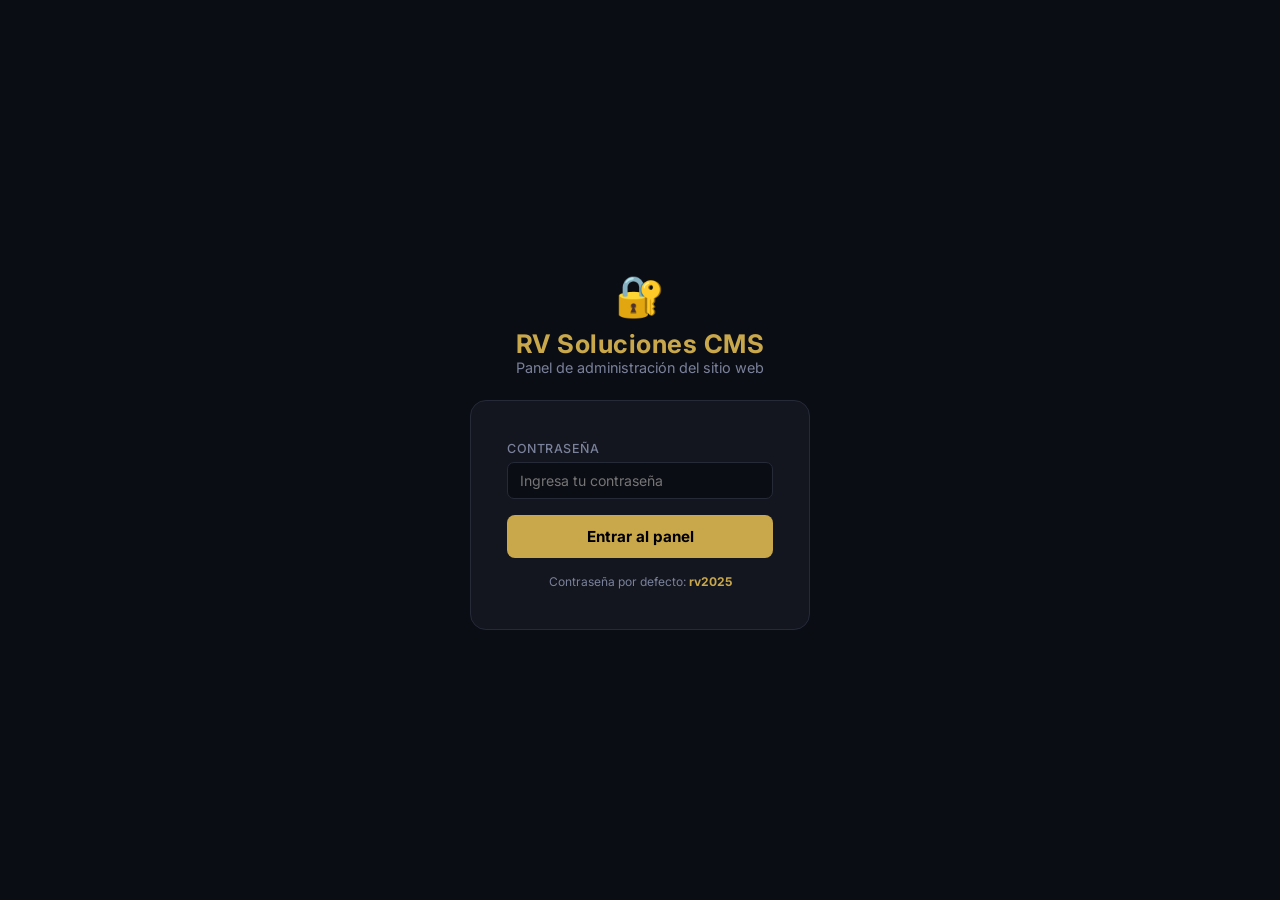
<file: admin.html>
<!DOCTYPE html>
<html lang="es">
<head>
  <meta charset="UTF-8" />
  <meta name="viewport" content="width=device-width, initial-scale=1.0" />
  <title>Admin — RV Soluciones CMS</title>
  <link rel="preconnect" href="https://fonts.googleapis.com" />
  <link href="https://fonts.googleapis.com/css2?family=Inter:wght@300;400;500;600;700&display=swap" rel="stylesheet" />
  <script src="config.js"></script>
  <style>
    *, *::before, *::after { box-sizing: border-box; margin: 0; padding: 0; }

    :root {
      --bg:        #0b0d14;
      --surface:   #13161f;
      --surface2:  #1a1e2a;
      --border:    #252a38;
      --gold:      #c9a84c;
      --gold-dim:  rgba(201,168,76,.15);
      --text:      #e8eaf0;
      --muted:     #7a819a;
      --danger:    #e05252;
      --success:   #4caf7d;
      --accent:    #4a80f5;
      --radius:    10px;
      --sidebar-w: 220px;
    }

    body { font-family: 'Inter', sans-serif; background: var(--bg); color: var(--text); min-height: 100vh; display: flex; flex-direction: column; }

    /* ── LOGIN ── */
    #loginScreen {
      position: fixed; inset: 0; background: var(--bg);
      display: flex; align-items: center; justify-content: center;
      z-index: 9999; flex-direction: column; gap: 24px;
    }
    #loginScreen h1 { font-size: 1.6rem; color: var(--gold); letter-spacing: .5px; }
    #loginScreen p  { color: var(--muted); font-size: .9rem; }
    .login-box { background: var(--surface); border: 1px solid var(--border); border-radius: 16px; padding: 40px 36px; width: 340px; display: flex; flex-direction: column; gap: 16px; }
    .login-box label { font-size: .8rem; color: var(--muted); font-weight: 500; letter-spacing: .5px; text-transform: uppercase; }
    .login-box input { background: var(--bg); border: 1px solid var(--border); border-radius: 8px; color: var(--text); padding: 10px 14px; font-size: .95rem; width: 100%; transition: border .2s; outline: none; font-family: inherit; }
    .login-box input:focus { border-color: var(--gold); }
    .login-box button { background: var(--gold); color: #000; border: none; border-radius: 8px; padding: 12px; font-weight: 700; font-size: .95rem; cursor: pointer; transition: opacity .2s; font-family: inherit; }
    .login-box button:hover { opacity: .85; }
    #loginError { color: var(--danger); font-size: .85rem; text-align: center; display: none; }

    /* ── LAYOUT ── */
    #appLayout { display: flex; height: 100vh; overflow: hidden; }

    /* ── SIDEBAR ── */
    aside {
      width: var(--sidebar-w); background: var(--surface); border-right: 1px solid var(--border);
      display: flex; flex-direction: column; flex-shrink: 0;
    }
    .sidebar-logo {
      padding: 22px 20px 18px; border-bottom: 1px solid var(--border);
      font-weight: 700; font-size: 1rem; color: var(--gold);
    }
    .sidebar-logo span { color: var(--muted); font-size: .72rem; display: block; font-weight: 400; margin-top: 2px; }
    nav { flex: 1; padding: 12px 10px; overflow-y: auto; }
    .nav-section { font-size: .68rem; color: var(--muted); text-transform: uppercase; letter-spacing: .8px; font-weight: 600; padding: 14px 10px 6px; }
    .nav-item {
      display: flex; align-items: center; gap: 10px;
      padding: 9px 12px; border-radius: 8px; cursor: pointer;
      font-size: .88rem; color: var(--muted); transition: all .18s;
      border: none; background: none; width: 100%; text-align: left; font-family: inherit;
    }
    .nav-item:hover   { background: var(--surface2); color: var(--text); }
    .nav-item.active  { background: var(--gold-dim); color: var(--gold); font-weight: 600; }
    .nav-item .icon   { font-size: 1.1rem; width: 22px; text-align: center; }
    .sidebar-footer { padding: 16px; border-top: 1px solid var(--border); }
    .sidebar-footer button { width: 100%; padding: 9px; border-radius: 8px; border: 1px solid var(--border); background: none; color: var(--muted); cursor: pointer; font-size: .82rem; font-family: inherit; transition: all .2s; }
    .sidebar-footer button:hover { border-color: var(--danger); color: var(--danger); }

    /* ── MAIN AREA ── */
    main { flex: 1; display: flex; flex-direction: column; overflow: hidden; }
    .topbar {
      background: var(--surface); border-bottom: 1px solid var(--border);
      padding: 0 24px; height: 58px; display: flex; align-items: center;
      justify-content: space-between; flex-shrink: 0;
    }
    .topbar h1 { font-size: 1rem; font-weight: 600; }
    .topbar-actions { display: flex; gap: 10px; }
    .btn { padding: 8px 16px; border-radius: 8px; font-size: .85rem; font-weight: 600; cursor: pointer; border: none; transition: all .18s; font-family: inherit; }
    .btn-gold   { background: var(--gold); color: #000; }
    .btn-gold:hover { opacity: .85; }
    .btn-outline { background: none; border: 1px solid var(--border); color: var(--text); }
    .btn-outline:hover { border-color: var(--gold); color: var(--gold); }
    .btn-danger { background: none; border: 1px solid var(--danger); color: var(--danger); }
    .btn-danger:hover { background: var(--danger); color: #fff; }
    .btn-success { background: var(--success); color: #fff; }
    .btn-success:hover { opacity: .85; }
    .btn-sm { padding: 5px 10px; font-size: .78rem; }

    .content-area { flex: 1; overflow-y: auto; padding: 28px; }

    /* ── PANELS ── */
    .panel { display: none; flex-direction: column; gap: 20px; }
    .panel.active { display: flex; }

    /* ── CARD ── */
    .card { background: var(--surface); border: 1px solid var(--border); border-radius: var(--radius); padding: 22px; }
    .card-title { font-size: .78rem; text-transform: uppercase; letter-spacing: .6px; font-weight: 600; color: var(--muted); margin-bottom: 16px; padding-bottom: 12px; border-bottom: 1px solid var(--border); }

    /* ── FORM ELEMENTS ── */
    .form-row { display: grid; grid-template-columns: 1fr 1fr; gap: 14px; }
    .form-row-3 { display: grid; grid-template-columns: 1fr 1fr 1fr; gap: 14px; }
    .form-group { display: flex; flex-direction: column; gap: 6px; }
    .form-group label { font-size: .78rem; color: var(--muted); font-weight: 500; }
    .form-group input, .form-group textarea, .form-group select {
      background: var(--bg); border: 1px solid var(--border); border-radius: 7px;
      color: var(--text); padding: 9px 12px; font-size: .88rem;
      font-family: inherit; outline: none; transition: border .2s; resize: vertical;
    }
    .form-group input:focus, .form-group textarea:focus, .form-group select:focus { border-color: var(--gold); }
    .form-group textarea { min-height: 80px; }
    .full-width { grid-column: 1 / -1; }

    /* ── LIST ITEMS (servicios, portafolio, nav) ── */
    .list-wrap { display: flex; flex-direction: column; gap: 12px; }
    .list-item {
      background: var(--surface2); border: 1px solid var(--border);
      border-radius: var(--radius); padding: 16px;
    }
    .list-item-header { display: flex; align-items: center; justify-content: space-between; margin-bottom: 12px; }
    .list-item-title { font-size: .88rem; font-weight: 600; display: flex; align-items: center; gap: 8px; }
    .list-item-actions { display: flex; gap: 6px; }
    .drag-handle { cursor: grab; color: var(--muted); font-size: 1rem; }

    /* ── IMAGE UPLOAD ── */
    .img-upload-zone {
      border: 2px dashed var(--border); border-radius: var(--radius);
      padding: 18px; text-align: center; cursor: pointer; transition: border .2s;
      position: relative; background: var(--bg);
    }
    .img-upload-zone:hover { border-color: var(--gold); }
    .img-upload-zone input[type="file"] { position: absolute; inset: 0; opacity: 0; cursor: pointer; }
    .img-upload-zone p { color: var(--muted); font-size: .82rem; }
    .img-preview { width: 100%; max-height: 120px; object-fit: cover; border-radius: 6px; margin-top: 10px; display: none; }
    .img-url-row { display: flex; gap: 8px; margin-top: 8px; }
    .img-url-row input { flex: 1; }

    /* ── TAGS INPUT ── */
    .tags-wrap { display: flex; flex-wrap: wrap; gap: 6px; padding: 8px; background: var(--bg); border: 1px solid var(--border); border-radius: 7px; min-height: 40px; cursor: text; }
    .tag-chip { background: var(--gold-dim); color: var(--gold); border-radius: 20px; padding: 2px 10px; font-size: .78rem; display: flex; align-items: center; gap: 4px; }
    .tag-chip button { background: none; border: none; color: inherit; cursor: pointer; font-size: .85rem; padding: 0 0 0 2px; opacity: .7; }
    .tag-chip button:hover { opacity: 1; }
    .tags-input { background: none; border: none; outline: none; color: var(--text); font-size: .85rem; min-width: 80px; flex: 1; font-family: inherit; }

    /* ── TOAST ── */
    #toast {
      position: fixed; bottom: 28px; right: 28px;
      background: var(--success); color: #fff; padding: 12px 20px;
      border-radius: 10px; font-size: .88rem; font-weight: 500;
      transform: translateY(80px); opacity: 0; transition: all .3s;
      z-index: 9000; pointer-events: none;
    }
    #toast.show { transform: translateY(0); opacity: 1; }

    /* ── BADGE ── */
    .badge { font-size: .7rem; padding: 2px 8px; border-radius: 20px; font-weight: 600; }
    .badge-info { background: rgba(74,128,245,.15); color: var(--accent); }

    /* ── DIVIDER ── */
    .divider { border: none; border-top: 1px solid var(--border); margin: 4px 0; }

    /* ── SECTION TOGGLE ── */
    .collapsible { cursor: pointer; }
    .collapsible .chevron { transition: transform .2s; display: inline-block; }
    .collapsible.open .chevron { transform: rotate(90deg); }

    /* ─── RESPONSIVE ─── */
    @media (max-width: 768px) {
      :root { --sidebar-w: 60px; }
      .nav-item span { display: none; }
      .sidebar-logo span, .sidebar-logo .brand { display: none; }
      .nav-section { display: none; }
      .form-row, .form-row-3 { grid-template-columns: 1fr; }
    }

    /* ─── PREVIEW BADGE ─── */
    .preview-link {
      display: inline-flex; align-items: center; gap: 6px;
      font-size: .8rem; color: var(--muted); text-decoration: none;
      padding: 5px 10px; border: 1px solid var(--border); border-radius: 6px;
      transition: all .2s;
    }
    .preview-link:hover { border-color: var(--accent); color: var(--accent); }
  </style>
</head>
<body>

<!-- ══════════════════════════════════════════════
     LOGIN SCREEN
══════════════════════════════════════════════════ -->
<div id="loginScreen">
  <div style="text-align:center">
    <div style="font-size:2.5rem;margin-bottom:8px">🔐</div>
    <h1>RV Soluciones CMS</h1>
    <p>Panel de administración del sitio web</p>
  </div>
  <div class="login-box">
    <div class="form-group">
      <label>Contraseña</label>
      <input type="password" id="loginInput" placeholder="Ingresa tu contraseña" autocomplete="current-password" />
    </div>
    <span id="loginError">Contraseña incorrecta</span>
    <button onclick="doLogin()">Entrar al panel</button>
    <p style="color:var(--muted);font-size:.75rem;text-align:center">Contraseña por defecto: <strong style="color:var(--gold)">rv2025</strong></p>
  </div>
</div>

<!-- ══════════════════════════════════════════════
     MAIN APP LAYOUT
══════════════════════════════════════════════════ -->
<div id="appLayout" style="display:none">

  <!-- SIDEBAR -->
  <aside>
    <div class="sidebar-logo">
      <div class="brand">⚙️ CMS</div>
      <span>RV Soluciones Admin</span>
    </div>
    <nav>
      <div class="nav-section">Secciones</div>
      <button class="nav-item active" onclick="showPanel('hero',this)">
        <span class="icon">🏠</span><span>Hero</span>
      </button>
      <button class="nav-item" onclick="showPanel('navbar',this)">
        <span class="icon">🧭</span><span>Menú / Nav</span>
      </button>
      <button class="nav-item" onclick="showPanel('services',this)">
        <span class="icon">🛠</span><span>Servicios</span>
      </button>
      <button class="nav-item" onclick="showPanel('portfolio',this)">
        <span class="icon">🖼</span><span>Portafolio</span>
      </button>
      <button class="nav-item" onclick="showPanel('why',this)">
        <span class="icon">⭐</span><span>Nosotros</span>
      </button>
      <button class="nav-item" onclick="showPanel('contact',this)">
        <span class="icon">📞</span><span>Contacto</span>
      </button>
      <button class="nav-item" onclick="showPanel('footer',this)">
        <span class="icon">🦶</span><span>Footer</span>
      </button>
      <div class="nav-section">Sitio</div>
      <button class="nav-item" onclick="showPanel('seo',this)">
        <span class="icon">🔎</span><span>SEO / Meta</span>
      </button>
    </nav>
    <div class="sidebar-footer">
      <button onclick="doLogout()">🚪 Cerrar sesión</button>
    </div>
  </aside>

  <!-- MAIN -->
  <main>
    <div class="topbar">
      <h1 id="panelTitle">Hero</h1>
      <div class="topbar-actions">
        <a class="preview-link" href="index.html" target="_blank">👁 Ver sitio</a>
        <button class="btn btn-outline" onclick="resetToDefault()">↩ Restaurar</button>
        <button class="btn btn-outline" onclick="exportConfig()">⬇ Exportar config.js</button>
        <button class="btn btn-gold" onclick="saveAll()">💾 Guardar cambios</button>
      </div>
    </div>

    <div class="content-area">

      <!-- ────────── HERO ────────── -->
      <div id="panel-hero" class="panel active">
        <div class="card">
          <div class="card-title">Badge y Título</div>
          <div style="display:flex;flex-direction:column;gap:14px">
            <div class="form-group">
              <label>Badge (etiqueta pequeña)</label>
              <input type="text" id="hero_badge" />
            </div>
            <div class="form-row">
              <div class="form-group">
                <label>Título línea 1</label>
                <input type="text" id="hero_titleLine1" />
              </div>
              <div class="form-group">
                <label>Palabra dorada (resaltada)</label>
                <input type="text" id="hero_titleGold" />
              </div>
            </div>
            <div class="form-group">
              <label>Título línea 2</label>
              <input type="text" id="hero_titleLine2" />
            </div>
            <div class="form-group">
              <label>Descripción</label>
              <textarea id="hero_description" rows="3"></textarea>
            </div>
          </div>
        </div>

        <div class="card">
          <div class="card-title">Botones</div>
          <div class="form-row">
            <div class="form-group">
              <label>Botón 1 — Texto</label>
              <input type="text" id="hero_btn1Label" />
            </div>
            <div class="form-group">
              <label>Botón 1 — Enlace</label>
              <input type="text" id="hero_btn1Href" />
            </div>
            <div class="form-group">
              <label>Botón 2 — Texto</label>
              <input type="text" id="hero_btn2Label" />
            </div>
            <div class="form-group">
              <label>Botón 2 — Enlace</label>
              <input type="text" id="hero_btn2Href" />
            </div>
          </div>
        </div>

        <div class="card">
          <div class="card-title">Estadísticas</div>
          <div id="hero_stats_wrap" class="list-wrap"></div>
        </div>
      </div>

      <!-- ────────── NAVBAR ────────── -->
      <div id="panel-navbar" class="panel">
        <div class="card">
          <div class="card-title">Marca / Logo</div>
          <div class="form-row">
            <div class="form-group">
              <label>Nombre de la marca</label>
              <input type="text" id="nav_brand" />
            </div>
            <div class="form-group">
              <label>Botón CTA — Texto</label>
              <input type="text" id="nav_ctaLabel" />
            </div>
            <div class="form-group full-width">
              <label>Botón CTA — Enlace</label>
              <input type="text" id="nav_ctaHref" />
            </div>
          </div>
        </div>

        <div class="card">
          <div class="card-title" style="display:flex;justify-content:space-between;align-items:center">
            <span>Links del menú</span>
            <button class="btn btn-outline btn-sm" onclick="addNavLink()">+ Agregar link</button>
          </div>
          <div id="nav_links_wrap" class="list-wrap"></div>
        </div>
      </div>

      <!-- ────────── SERVICES ────────── -->
      <div id="panel-services" class="panel">
        <div class="card">
          <div class="card-title">Encabezado de sección</div>
          <div style="display:flex;flex-direction:column;gap:12px">
            <div class="form-group">
              <label>Etiqueta</label>
              <input type="text" id="svc_label" />
            </div>
            <div class="form-group">
              <label>Título</label>
              <input type="text" id="svc_title" />
            </div>
            <div class="form-group">
              <label>Subtítulo</label>
              <textarea id="svc_subtitle" rows="2"></textarea>
            </div>
          </div>
        </div>

        <div class="card">
          <div class="card-title" style="display:flex;justify-content:space-between;align-items:center">
            <span>Servicios</span>
            <button class="btn btn-outline btn-sm" onclick="addService()">+ Agregar servicio</button>
          </div>
          <div id="services_wrap" class="list-wrap"></div>
        </div>
      </div>

      <!-- ────────── PORTFOLIO ────────── -->
      <div id="panel-portfolio" class="panel">
        <div class="card">
          <div class="card-title">Encabezado de sección</div>
          <div style="display:flex;flex-direction:column;gap:12px">
            <div class="form-group">
              <label>Etiqueta</label>
              <input type="text" id="pf_label" />
            </div>
            <div class="form-group">
              <label>Título</label>
              <input type="text" id="pf_title" />
            </div>
            <div class="form-group">
              <label>Subtítulo</label>
              <textarea id="pf_subtitle" rows="2"></textarea>
            </div>
          </div>
        </div>

        <div class="card">
          <div class="card-title" style="display:flex;justify-content:space-between;align-items:center">
            <span>Proyectos</span>
            <button class="btn btn-gold btn-sm" onclick="addProject()">+ Agregar proyecto</button>
          </div>
          <div id="portfolio_wrap" class="list-wrap"></div>
        </div>
      </div>

      <!-- ────────── WHY ────────── -->
      <div id="panel-why" class="panel">
        <div class="card">
          <div class="card-title">Encabezado de sección</div>
          <div style="display:flex;flex-direction:column;gap:12px">
            <div class="form-group"><label>Etiqueta</label><input type="text" id="why_label" /></div>
            <div class="form-group"><label>Título</label><input type="text" id="why_title" /></div>
            <div class="form-group"><label>Subtítulo</label><textarea id="why_subtitle" rows="3"></textarea></div>
          </div>
        </div>
        <div class="card">
          <div class="card-title" style="display:flex;justify-content:space-between;align-items:center">
            <span>Puntos de valor</span>
            <button class="btn btn-outline btn-sm" onclick="addWhyPoint()">+ Agregar punto</button>
          </div>
          <div id="why_points_wrap" class="list-wrap"></div>
        </div>
        <div class="card">
          <div class="card-title" style="display:flex;justify-content:space-between;align-items:center">
            <span>Tarjetas de estadísticas</span>
            <button class="btn btn-outline btn-sm" onclick="addWhyCard()">+ Agregar tarjeta</button>
          </div>
          <div id="why_cards_wrap" class="list-wrap"></div>
        </div>
      </div>

      <!-- ────────── CONTACT ────────── -->
      <div id="panel-contact" class="panel">
        <div class="card">
          <div class="card-title">Encabezado</div>
          <div style="display:flex;flex-direction:column;gap:12px">
            <div class="form-row">
              <div class="form-group"><label>Etiqueta</label><input type="text" id="ct_label" /></div>
              <div class="form-group"><label>Título</label><input type="text" id="ct_title" /></div>
            </div>
            <div class="form-group"><label>Subtítulo</label><textarea id="ct_subtitle" rows="2"></textarea></div>
          </div>
        </div>
        <div class="card">
          <div class="card-title">Métodos de contacto</div>
          <div style="display:flex;flex-direction:column;gap:12px">
            <div class="form-group"><label>WhatsApp URL (con mensaje)</label><input type="text" id="ct_whatsapp" /></div>
            <div class="form-group"><label>WhatsApp — subtexto</label><input type="text" id="ct_whatsappLabel" /></div>
            <div class="form-group"><label>Email</label><input type="text" id="ct_email" /></div>
            <div class="form-group"><label>Email — subtexto</label><input type="text" id="ct_emailLabel" /></div>
            <div class="form-group"><label>Ubicación — texto</label><input type="text" id="ct_location" /></div>
          </div>
        </div>
        <div class="card">
          <div class="card-title">Formulario</div>
          <div class="form-row">
            <div class="form-group"><label>Título del formulario</label><input type="text" id="ct_formTitle" /></div>
            <div class="form-group"><label>Texto del botón enviar</label><input type="text" id="ct_formBtn" /></div>
          </div>
        </div>
      </div>

      <!-- ────────── FOOTER ────────── -->
      <div id="panel-footer" class="panel">
        <div class="card">
          <div class="card-title">Footer</div>
          <div style="display:flex;flex-direction:column;gap:12px">
            <div class="form-group"><label>Nombre de la marca</label><input type="text" id="ft_brand" /></div>
            <div class="form-group"><label>Texto de copyright</label><input type="text" id="ft_copyright" /></div>
          </div>
        </div>
      </div>

      <!-- ────────── SEO ────────── -->
      <div id="panel-seo" class="panel">
        <div class="card">
          <div class="card-title">SEO y Meta tags</div>
          <div style="display:flex;flex-direction:column;gap:12px">
            <div class="form-group"><label>Título de la pestaña (title)</label><input type="text" id="meta_title" /></div>
            <div class="form-group"><label>Meta descripción</label><textarea id="meta_description" rows="3"></textarea></div>
          </div>
        </div>
      </div>

    </div><!-- /content-area -->
  </main>
</div>

<!-- TOAST -->
<div id="toast">✅ Cambios guardados</div>

<script>
// ═══════════════════════════════════════════════════════════════
//  UTILS
// ═══════════════════════════════════════════════════════════════
const PASS_KEY  = 'rv_cms_auth';
const DATA_KEY  = 'rv_cms_config';
const PASS_HASH = 'rv2025'; // cámbiala aquí

let cfg = {}; // config working copy

function showToast(msg = '✅ Cambios guardados', type = 'success') {
  const t = document.getElementById('toast');
  t.textContent = msg;
  t.style.background = type === 'success' ? 'var(--success)' : 'var(--danger)';
  t.classList.add('show');
  setTimeout(() => t.classList.remove('show'), 2800);
}

function deepClone(o) { return JSON.parse(JSON.stringify(o)); }

function val(id)    { return document.getElementById(id)?.value ?? ''; }
function setVal(id, v) { const el = document.getElementById(id); if (el) el.value = v ?? ''; }

// ─── LOGIN ───────────────────────────────────────────────────────────────
function doLogin() {
  const pw = document.getElementById('loginInput').value;
  if (pw === PASS_HASH) {
    localStorage.setItem(PASS_KEY, '1');
    document.getElementById('loginScreen').style.display = 'none';
    document.getElementById('appLayout').style.display = 'flex';
    initApp();
  } else {
    document.getElementById('loginError').style.display = 'block';
  }
}
document.getElementById('loginInput').addEventListener('keydown', e => { if (e.key === 'Enter') doLogin(); });

function doLogout() {
  localStorage.removeItem(PASS_KEY);
  location.reload();
}

// ─── INIT ────────────────────────────────────────────────────────────────
function initApp() {
  const saved = localStorage.getItem(DATA_KEY);
  cfg = saved ? JSON.parse(saved) : deepClone(RV_CONFIG);
  populateAll();
}

if (localStorage.getItem(PASS_KEY) === '1') {
  document.getElementById('loginScreen').style.display = 'none';
  document.getElementById('appLayout').style.display = 'flex';
  initApp();
}

// ─── PANEL NAVIGATION ────────────────────────────────────────────────────
function showPanel(id, btn) {
  document.querySelectorAll('.panel').forEach(p => p.classList.remove('active'));
  document.querySelectorAll('.nav-item').forEach(b => b.classList.remove('active'));
  document.getElementById('panel-' + id).classList.add('active');
  btn.classList.add('active');
  const titles = { hero:'Hero', navbar:'Menú / Navbar', services:'Servicios', portfolio:'Portafolio', why:'Nosotros', contact:'Contacto', footer:'Footer', seo:'SEO / Meta' };
  document.getElementById('panelTitle').textContent = titles[id] || id;
}

// ═══════════════════════════════════════════════════════════════
//  POPULATE ALL PANELS FROM cfg
// ═══════════════════════════════════════════════════════════════
function populateAll() {
  populateHero();
  populateNavbar();
  populateServices();
  populatePortfolio();
  populateWhy();
  populateContact();
  populateFooter();
  populateSEO();
}

// ─── HERO ────────────────────────────────────────────────────────────────
function populateHero() {
  const h = cfg.hero;
  setVal('hero_badge',       h.badge);
  setVal('hero_titleLine1',  h.titleLine1);
  setVal('hero_titleGold',   h.titleGold);
  setVal('hero_titleLine2',  h.titleLine2);
  setVal('hero_description', h.description);
  setVal('hero_btn1Label',   h.btn1Label);
  setVal('hero_btn1Href',    h.btn1Href);
  setVal('hero_btn2Label',   h.btn2Label);
  setVal('hero_btn2Href',    h.btn2Href);
  renderHeroStats();
}
function renderHeroStats() {
  const wrap = document.getElementById('hero_stats_wrap');
  wrap.innerHTML = '';
  cfg.hero.stats.forEach((s, i) => {
    wrap.innerHTML += `
    <div class="list-item">
      <div class="form-row-3">
        <div class="form-group">
          <label>Número</label>
          <input type="number" value="${s.number}" oninput="cfg.hero.stats[${i}].number=+this.value">
        </div>
        <div class="form-group">
          <label>Sufijo (%, +, etc.)</label>
          <input type="text" value="${s.suffix}" oninput="cfg.hero.stats[${i}].suffix=this.value">
        </div>
        <div class="form-group">
          <label>Etiqueta</label>
          <input type="text" value="${s.label}" oninput="cfg.hero.stats[${i}].label=this.value">
        </div>
      </div>
      <div style="margin-top:10px;text-align:right">
        <button class="btn btn-danger btn-sm" onclick="cfg.hero.stats.splice(${i},1);renderHeroStats()">🗑 Eliminar</button>
      </div>
    </div>`;
  });
  wrap.innerHTML += `<button class="btn btn-outline btn-sm" style="margin-top:4px" onclick="cfg.hero.stats.push({number:0,suffix:'',label:'Nueva stat'});renderHeroStats()">+ Agregar estadística</button>`;
}

// ─── NAVBAR ──────────────────────────────────────────────────────────────
function populateNavbar() {
  setVal('nav_brand',    cfg.navbar.brand);
  setVal('nav_ctaLabel', cfg.navbar.ctaLabel);
  setVal('nav_ctaHref',  cfg.navbar.ctaHref);
  renderNavLinks();
}
function renderNavLinks() {
  const wrap = document.getElementById('nav_links_wrap');
  wrap.innerHTML = '';
  cfg.navbar.links.forEach((l, i) => {
    wrap.innerHTML += `
    <div class="list-item">
      <div class="form-row">
        <div class="form-group">
          <label>Texto del link</label>
          <input type="text" value="${l.label}" oninput="cfg.navbar.links[${i}].label=this.value">
        </div>
        <div class="form-group">
          <label>Destino (href)</label>
          <input type="text" value="${l.href}" oninput="cfg.navbar.links[${i}].href=this.value">
        </div>
      </div>
      <div style="margin-top:10px;text-align:right">
        <button class="btn btn-danger btn-sm" onclick="cfg.navbar.links.splice(${i},1);renderNavLinks()">🗑 Eliminar</button>
      </div>
    </div>`;
  });
}
function addNavLink() {
  cfg.navbar.links.push({ label: 'Nuevo link', href: '#' });
  renderNavLinks();
}

// ─── SERVICES ────────────────────────────────────────────────────────────
function populateServices() {
  setVal('svc_label',    cfg.services.label);
  setVal('svc_title',    cfg.services.title);
  setVal('svc_subtitle', cfg.services.subtitle);
  renderServices();
}
function renderServices() {
  const wrap = document.getElementById('services_wrap');
  wrap.innerHTML = '';
  cfg.services.items.forEach((s, i) => {
    const featHtml = (s.features||[]).map((f,fi) =>
      `<div style="display:flex;gap:6px;align-items:center;margin-bottom:6px">
        <input type="text" value="${escHtml(f)}" oninput="cfg.services.items[${i}].features[${fi}]=this.value"
          style="flex:1;background:var(--bg);border:1px solid var(--border);border-radius:6px;padding:7px 10px;color:var(--text);font-family:inherit;font-size:.83rem">
        <button class="btn btn-danger btn-sm" onclick="cfg.services.items[${i}].features.splice(${fi},1);renderServices()">✕</button>
      </div>`
    ).join('');
    wrap.innerHTML += `
    <div class="list-item">
      <div class="list-item-header">
        <div class="list-item-title">${s.icon} ${escHtml(s.title)}</div>
        <button class="btn btn-danger btn-sm" onclick="cfg.services.items.splice(${i},1);renderServices()">🗑 Eliminar</button>
      </div>
      <div style="display:flex;flex-direction:column;gap:12px">
        <div class="form-row">
          <div class="form-group">
            <label>Ícono (emoji)</label>
            <input type="text" value="${s.icon}" oninput="cfg.services.items[${i}].icon=this.value">
          </div>
          <div class="form-group">
            <label>Título</label>
            <input type="text" value="${escHtml(s.title)}" oninput="cfg.services.items[${i}].title=this.value">
          </div>
        </div>
        <div class="form-group">
          <label>Descripción</label>
          <textarea oninput="cfg.services.items[${i}].desc=this.value" rows="2">${escHtml(s.desc)}</textarea>
        </div>
        <div class="form-group">
          <label>Características</label>
          ${featHtml}
          <button class="btn btn-outline btn-sm" style="margin-top:4px" onclick="cfg.services.items[${i}].features.push('Nueva característica');renderServices()">+ Agregar característica</button>
        </div>
      </div>
    </div>`;
  });
}
function addService() {
  cfg.services.items.push({ id:'svc'+Date.now(), icon:'✨', title:'Nuevo Servicio', desc:'Descripción del servicio.', features:['Característica 1'] });
  renderServices();
}

// ─── PORTFOLIO ───────────────────────────────────────────────────────────
function populatePortfolio() {
  setVal('pf_label',    cfg.portfolio.label);
  setVal('pf_title',    cfg.portfolio.title);
  setVal('pf_subtitle', cfg.portfolio.subtitle);
  renderPortfolio();
}
function renderPortfolio() {
  const wrap = document.getElementById('portfolio_wrap');
  wrap.innerHTML = '';
  cfg.portfolio.projects.forEach((p, i) => {
    const techHtml = (p.tech||[]).map(t => `<span class="tag-chip">${escHtml(t)}<button onclick="removeTech(${i},'${escHtml(t)}')">×</button></span>`).join('');
    wrap.innerHTML += `
    <div class="list-item" id="projCard_${i}">
      <div class="list-item-header">
        <div class="list-item-title" id="projCardTitle_${i}">🖼 ${escHtml(p.title || 'Proyecto')}</div>
        <button class="btn btn-danger btn-sm" onclick="cfg.portfolio.projects.splice(${i},1);renderPortfolio()">🗑 Eliminar</button>
      </div>
      <div style="display:flex;flex-direction:column;gap:12px">
        <div class="form-row">
          <div class="form-group">
            <label>Título del proyecto</label>
            <input type="text" value="${escHtml(p.title||'')}" oninput="cfg.portfolio.projects[${i}].title=this.value; document.getElementById('projCardTitle_${i}').textContent='🖼 ' + (this.value || 'Proyecto')">
          </div>
          <div class="form-group">
            <label>Tag / Categoría</label>
            <input type="text" value="${escHtml(p.tag||'')}" oninput="cfg.portfolio.projects[${i}].tag=this.value">
          </div>
        </div>
        <div class="form-group">
          <label>Descripción</label>
          <textarea oninput="cfg.portfolio.projects[${i}].desc=this.value" rows="3">${escHtml(p.desc||'')}</textarea>
        </div>
        <div class="form-group">
          <label>Imagen del proyecto (Ruta local o URL)</label>
          <div class="img-upload-zone" id="imgZone_${i}">
            <input type="file" accept="image/*" onchange="handleImgFile(event,${i})">
            <p>📁 Haz clic o arrastra una imagen para subir</p>
            <img id="imgPreview_${i}" src="${escHtml(p.image||'')}" class="img-preview" style="display:${p.image ? 'block' : 'none'}" onload="this.style.display='block'" onerror="this.style.display='none'">
          </div>
          <div class="img-url-row">
            <input type="text" id="imgInput_${i}" placeholder="Ej: assets/mi-imagen.png o https://..." value="${escHtml(p.image||'')}"
              oninput="updateProjectImgPath(${i}, this.value)" />
            <button class="btn btn-outline btn-sm" onclick="updateProjectImgPath(${i}, '')">🗑</button>
          </div>
        </div>
        <div class="form-group">
          <label>Link del proyecto (opcional)</label>
          <input type="text" placeholder="https://..." value="${escHtml(p.link||'')}" oninput="cfg.portfolio.projects[${i}].link=this.value">
        </div>
        <div class="form-group">
          <label>Tecnologías / Tags</label>
          <div class="tags-wrap" onclick="this.querySelector('.tags-input').focus()">
            ${techHtml}
            <input class="tags-input" placeholder="Escribe y presiona Enter..." onkeydown="addTech(event,${i})">
          </div>
        </div>
      </div>
    </div>`;
  });
}

function updateProjectImgPath(idx, val) {
  cfg.portfolio.projects[idx].image = val;
  const inputEl = document.getElementById(`imgInput_${idx}`);
  if (inputEl && inputEl.value !== val) inputEl.value = val;
  const prevEl = document.getElementById(`imgPreview_${idx}`);
  if (prevEl) {
    if (val) {
      prevEl.src = val;
      prevEl.style.display = 'block';
    } else {
      prevEl.style.display = 'none';
    }
  }
}

function addProject() {
  cfg.portfolio.projects.push({ id:'proj'+Date.now(), image:'', alt:'', tag:'Sitio Web', title:'Nuevo Proyecto', desc:'Descripción del proyecto.', tech:[], link:'' });
  renderPortfolio();
}

function addTech(e, idx) {
  if (e.key !== 'Enter' && e.key !== ',') return;
  e.preventDefault();
  const v = e.target.value.trim();
  if (v && !cfg.portfolio.projects[idx].tech.includes(v)) {
    cfg.portfolio.projects[idx].tech.push(v);
    renderPortfolio();
  }
}

function removeTech(idx, tag) {
  cfg.portfolio.projects[idx].tech = cfg.portfolio.projects[idx].tech.filter(t => t !== tag);
  renderPortfolio();
}

function handleImgFile(e, idx) {
  const file = e.target.files[0];
  if (!file) return;

  const reader = new FileReader();
  reader.onload = ev => {
    const img = new Image();
    img.onload = () => {
      // Redimensionar automáticamente a máximo 1000px de ancho para optimizar velocidad y memoria
      const canvas = document.createElement('canvas');
      const maxW = 1000;
      let w = img.width;
      let h = img.height;
      if (w > maxW) {
        h = Math.round((h * maxW) / w);
        w = maxW;
      }
      canvas.width = w;
      canvas.height = h;
      const ctx = canvas.getContext('2d');
      ctx.drawImage(img, 0, 0, w, h);

      // Convertir a JPEG comprimido al 75% (ocupa ~60KB - 120KB)
      const compressedDataUrl = canvas.toDataURL('image/jpeg', 0.75);
      updateProjectImgPath(idx, compressedDataUrl);
    };
    img.onerror = () => {
      updateProjectImgPath(idx, ev.target.result);
    };
    img.src = ev.target.result;
  };
  reader.readAsDataURL(file);
}

// ─── WHY ─────────────────────────────────────────────────────────────────
function populateWhy() {
  setVal('why_label',    cfg.why.label);
  setVal('why_title',    cfg.why.title);
  setVal('why_subtitle', cfg.why.subtitle);
  renderWhyPoints();
  renderWhyCards();
}
function renderWhyPoints() {
  const wrap = document.getElementById('why_points_wrap');
  wrap.innerHTML = '';
  cfg.why.points.forEach((p, i) => {
    wrap.innerHTML += `
    <div class="list-item">
      <div class="list-item-header">
        <div class="list-item-title">${p.icon} ${escHtml(p.title)}</div>
        <button class="btn btn-danger btn-sm" onclick="cfg.why.points.splice(${i},1);renderWhyPoints()">🗑</button>
      </div>
      <div class="form-row">
        <div class="form-group"><label>Ícono</label><input type="text" value="${p.icon}" oninput="cfg.why.points[${i}].icon=this.value"></div>
        <div class="form-group"><label>Título</label><input type="text" value="${escHtml(p.title)}" oninput="cfg.why.points[${i}].title=this.value"></div>
        <div class="form-group full-width"><label>Descripción</label><textarea rows="2" oninput="cfg.why.points[${i}].desc=this.value">${escHtml(p.desc)}</textarea></div>
      </div>
    </div>`;
  });
}
function addWhyPoint() {
  cfg.why.points.push({ icon:'✨', title:'Nuevo punto', desc:'Descripción del punto de valor.' });
  renderWhyPoints();
}
function renderWhyCards() {
  const wrap = document.getElementById('why_cards_wrap');
  wrap.innerHTML = '';
  cfg.why.cards.forEach((c, i) => {
    wrap.innerHTML += `
    <div class="list-item">
      <div class="form-row">
        <div class="form-group"><label>Valor</label><input type="text" value="${escHtml(c.value)}" oninput="cfg.why.cards[${i}].value=this.value"></div>
        <div class="form-group"><label>Etiqueta</label><input type="text" value="${escHtml(c.label)}" oninput="cfg.why.cards[${i}].label=this.value"></div>
      </div>
      <div style="text-align:right;margin-top:8px"><button class="btn btn-danger btn-sm" onclick="cfg.why.cards.splice(${i},1);renderWhyCards()">🗑 Eliminar</button></div>
    </div>`;
  });
}
function addWhyCard() {
  cfg.why.cards.push({ value: '0', label: 'Nueva tarjeta' });
  renderWhyCards();
}

// ─── CONTACT ─────────────────────────────────────────────────────────────
function populateContact() {
  const c = cfg.contact;
  setVal('ct_label',        c.label);
  setVal('ct_title',        c.title);
  setVal('ct_subtitle',     c.subtitle);
  setVal('ct_whatsapp',     c.whatsapp);
  setVal('ct_whatsappLabel',c.whatsappLabel);
  setVal('ct_email',        c.email);
  setVal('ct_emailLabel',   c.emailLabel);
  setVal('ct_location',     c.location);
  setVal('ct_formTitle',    c.formTitle);
  setVal('ct_formBtn',      c.formBtn);
}

// ─── FOOTER ──────────────────────────────────────────────────────────────
function populateFooter() {
  setVal('ft_brand',     cfg.footer.brand);
  setVal('ft_copyright', cfg.footer.copyright);
}

// ─── SEO ─────────────────────────────────────────────────────────────────
function populateSEO() {
  setVal('meta_title',       cfg.meta.title);
  setVal('meta_description', cfg.meta.description);
}

// ═══════════════════════════════════════════════════════════════
//  COLLECT ALL VALUES FROM FORM → cfg
// ═══════════════════════════════════════════════════════════════
function collectAll() {
  // hero
  cfg.hero.badge       = val('hero_badge');
  cfg.hero.titleLine1  = val('hero_titleLine1');
  cfg.hero.titleGold   = val('hero_titleGold');
  cfg.hero.titleLine2  = val('hero_titleLine2');
  cfg.hero.description = val('hero_description');
  cfg.hero.btn1Label   = val('hero_btn1Label');
  cfg.hero.btn1Href    = val('hero_btn1Href');
  cfg.hero.btn2Label   = val('hero_btn2Label');
  cfg.hero.btn2Href    = val('hero_btn2Href');
  // navbar
  cfg.navbar.brand    = val('nav_brand');
  cfg.navbar.ctaLabel = val('nav_ctaLabel');
  cfg.navbar.ctaHref  = val('nav_ctaHref');
  // services
  cfg.services.label    = val('svc_label');
  cfg.services.title    = val('svc_title');
  cfg.services.subtitle = val('svc_subtitle');
  // portfolio
  cfg.portfolio.label    = val('pf_label');
  cfg.portfolio.title    = val('pf_title');
  cfg.portfolio.subtitle = val('pf_subtitle');
  // why
  cfg.why.label    = val('why_label');
  cfg.why.title    = val('why_title');
  cfg.why.subtitle = val('why_subtitle');
  // contact
  cfg.contact.label         = val('ct_label');
  cfg.contact.title         = val('ct_title');
  cfg.contact.subtitle      = val('ct_subtitle');
  cfg.contact.whatsapp      = val('ct_whatsapp');
  cfg.contact.whatsappLabel = val('ct_whatsappLabel');
  cfg.contact.email         = val('ct_email');
  cfg.contact.emailLabel    = val('ct_emailLabel');
  cfg.contact.location      = val('ct_location');
  cfg.contact.formTitle     = val('ct_formTitle');
  cfg.contact.formBtn       = val('ct_formBtn');
  // footer
  cfg.footer.brand     = val('ft_brand');
  cfg.footer.copyright = val('ft_copyright');
  // meta
  cfg.meta.title       = val('meta_title');
  cfg.meta.description = val('meta_description');
}

// ─── SAVE ────────────────────────────────────────────────────────────────
function saveAll() {
  collectAll();
  try {
    localStorage.setItem(DATA_KEY, JSON.stringify(cfg));
    showToast('✅ Cambios guardados en el navegador');
  } catch (err) {
    console.error('Error guardando en localStorage:', err);
    if (err.name === 'QuotaExceededError' || err.code === 22) {
      alert('⚠️ No se pudieron guardar los cambios en la memoria del navegador porque las imágenes son muy pesadas.\n\nSugerencia: Usa rutas como "assets/nombre-foto.png" en lugar de cargar fotos gigantes.');
    } else {
      alert('⚠️ Error al guardar: ' + err.message);
    }
  }
}

// ─── RESET ───────────────────────────────────────────────────────────────
function resetToDefault() {
  if (!confirm('¿Restaurar todos los valores originales? Se perderán los cambios no exportados.')) return;
  localStorage.removeItem(DATA_KEY);
  cfg = deepClone(RV_CONFIG);
  populateAll();
  showToast('↩ Restaurado a valores originales', 'success');
}

// ─── EXPORT ──────────────────────────────────────────────────────────────
function exportConfig() {
  collectAll();
  const json = JSON.stringify(cfg, null, 2);
  const fileContent = `/**
 * RV Soluciones — Configuración del sitio
 * Generado desde el panel admin el ${new Date().toLocaleString('es-CL')}
 */
const RV_CONFIG = ${json};
`;
  const blob = new Blob([fileContent], { type: 'application/javascript' });
  const url  = URL.createObjectURL(blob);
  const a    = document.createElement('a');
  a.href     = url;
  a.download = 'config.js';
  a.click();
  URL.revokeObjectURL(url);
  showToast('⬇ config.js descargado — sube a GitHub para publicar');
}

// ─── HELPERS ─────────────────────────────────────────────────────────────
function escHtml(str) {
  if (!str) return '';
  return String(str).replace(/&/g,'&amp;').replace(/</g,'&lt;').replace(/>/g,'&gt;').replace(/"/g,'&quot;');
}
</script>
</body>
</html>
</file>
<file: style.css>
/* ============================================================
   RV Soluciones — Premium Minimalist Landing Page
   Paleta: Blanco/Negro/Dorado | Tipografía: Playfair + Inter
   ============================================================ */

@import url('https://fonts.googleapis.com/css2?family=Playfair+Display:wght@400;600;700;900&family=Inter:wght@300;400;500;600;700&display=swap');

/* ============================================================
   CSS VARIABLES — Design Tokens
   ============================================================ */
:root {
  --white:       #FAFAFA;
  --black:       #0A0A0A;
  --dark:        #111111;
  --dark-card:   #161616;
  --gold:        #C9A84C;
  --gold-light:  #E8C96A;
  --gold-dark:   #A8872C;
  --gray-100:    #F5F5F5;
  --gray-200:    #E5E5E5;
  --gray-400:    #9CA3AF;
  --gray-600:    #6B7280;
  --gray-800:    #374151;

  --font-serif:  'Playfair Display', Georgia, serif;
  --font-sans:   'Inter', system-ui, sans-serif;

  --radius-sm:   6px;
  --radius-md:   12px;
  --radius-lg:   20px;
  --radius-xl:   32px;

  --shadow-sm:   0 1px 3px rgba(0,0,0,0.08);
  --shadow-md:   0 4px 20px rgba(0,0,0,0.10);
  --shadow-lg:   0 12px 48px rgba(0,0,0,0.14);
  --shadow-gold: 0 0 40px rgba(201,168,76,0.15);

  --transition:  0.35s cubic-bezier(0.4, 0, 0.2, 1);

  --max-w:       1200px;
  --section-py:  100px;
}

/* ============================================================
   RESET & BASE
   ============================================================ */
*, *::before, *::after {
  margin: 0;
  padding: 0;
  box-sizing: border-box;
}

html {
  scroll-behavior: smooth;
  font-size: 16px;
}

body {
  font-family: var(--font-sans);
  background-color: var(--white);
  color: var(--black);
  line-height: 1.6;
  overflow-x: hidden;
  -webkit-font-smoothing: antialiased;
}

img {
  max-width: 100%;
  display: block;
}

a {
  text-decoration: none;
  color: inherit;
}

ul { list-style: none; }

/* ============================================================
   UTILITIES
   ============================================================ */
.container {
  max-width: var(--max-w);
  margin: 0 auto;
  padding: 0 32px;
}

.gold-text {
  color: var(--gold);
}

.section-label {
  display: inline-block;
  font-family: var(--font-sans);
  font-size: 11px;
  font-weight: 600;
  letter-spacing: 3px;
  text-transform: uppercase;
  color: var(--gold);
  margin-bottom: 16px;
}

.section-title {
  font-family: var(--font-serif);
  font-size: clamp(2rem, 4vw, 3rem);
  font-weight: 700;
  line-height: 1.15;
  color: var(--black);
  margin-bottom: 20px;
}

.section-subtitle {
  font-size: 1.05rem;
  color: var(--gray-600);
  line-height: 1.7;
  max-width: 560px;
}

/* ============================================================
   SCROLL REVEAL ANIMATIONS
   ============================================================ */
.reveal {
  opacity: 0;
  transform: translateY(32px);
  transition: opacity 0.7s ease, transform 0.7s ease;
}

.reveal.visible {
  opacity: 1;
  transform: translateY(0);
}

.reveal-delay-1 { transition-delay: 0.1s; }
.reveal-delay-2 { transition-delay: 0.2s; }
.reveal-delay-3 { transition-delay: 0.3s; }
.reveal-delay-4 { transition-delay: 0.4s; }

/* ============================================================
   NAVIGATION
   ============================================================ */
.navbar {
  position: fixed;
  top: 0;
  left: 0;
  right: 0;
  z-index: 1000;
  padding: 20px 0;
  transition: var(--transition);
  background: transparent;
}

.navbar.scrolled {
  background: rgba(250, 250, 250, 0.92);
  backdrop-filter: blur(16px);
  -webkit-backdrop-filter: blur(16px);
  padding: 14px 0;
  box-shadow: 0 1px 0 var(--gray-200);
}

.nav-inner {
  display: flex;
  align-items: center;
  justify-content: space-between;
}

.nav-logo {
  display: flex;
  align-items: center;
  gap: 12px;
}

.nav-logo-img {
  height: 42px;
  width: 42px;
  object-fit: contain;
  border-radius: 8px;
}

.nav-brand {
  font-family: var(--font-serif);
  font-size: 1.2rem;
  font-weight: 700;
  color: var(--black);
  letter-spacing: -0.02em;
}

.nav-brand span {
  color: var(--gold);
}

.nav-links {
  display: flex;
  align-items: center;
  gap: 36px;
}

.nav-links a {
  font-size: 0.875rem;
  font-weight: 500;
  color: var(--gray-600);
  transition: color var(--transition);
  position: relative;
}

.nav-links a::after {
  content: '';
  position: absolute;
  bottom: -3px;
  left: 0;
  width: 0;
  height: 1px;
  background: var(--gold);
  transition: width var(--transition);
}

.nav-links a:hover {
  color: var(--black);
}

.nav-links a:hover::after {
  width: 100%;
}

.nav-cta {
  background: var(--black);
  color: var(--white) !important;
  padding: 10px 22px;
  border-radius: var(--radius-sm);
  font-weight: 600 !important;
  transition: background var(--transition), transform var(--transition) !important;
}

.nav-cta:hover {
  background: var(--gold) !important;
  color: var(--black) !important;
  transform: translateY(-1px);
}

.nav-cta::after {
  display: none !important;
}

.nav-hamburger {
  display: none;
  flex-direction: column;
  gap: 5px;
  cursor: pointer;
  background: none;
  border: none;
  padding: 4px;
}

.nav-hamburger span {
  display: block;
  width: 24px;
  height: 2px;
  background: var(--black);
  border-radius: 2px;
  transition: var(--transition);
}

/* ============================================================
   HERO SECTION
   ============================================================ */
#hero {
  min-height: 100vh;
  display: flex;
  align-items: center;
  background: var(--white);
  position: relative;
  overflow: hidden;
  padding-top: 100px;
}

.hero-bg-pattern {
  position: absolute;
  inset: 0;
  background-image:
    radial-gradient(circle at 20% 80%, rgba(201,168,76,0.06) 0%, transparent 50%),
    radial-gradient(circle at 80% 20%, rgba(201,168,76,0.04) 0%, transparent 50%);
  pointer-events: none;
}

.hero-grid-lines {
  position: absolute;
  inset: 0;
  background-image:
    linear-gradient(rgba(0,0,0,0.03) 1px, transparent 1px),
    linear-gradient(90deg, rgba(0,0,0,0.03) 1px, transparent 1px);
  background-size: 64px 64px;
  pointer-events: none;
}

.hero-content {
  position: relative;
  z-index: 2;
  max-width: 720px;
}

.hero-badge {
  display: inline-flex;
  align-items: center;
  gap: 8px;
  background: var(--black);
  color: var(--gold);
  font-size: 0.78rem;
  font-weight: 600;
  letter-spacing: 2px;
  text-transform: uppercase;
  padding: 8px 18px;
  border-radius: 100px;
  margin-bottom: 32px;
}

.hero-badge::before {
  content: '';
  width: 6px;
  height: 6px;
  background: var(--gold);
  border-radius: 50%;
  animation: pulse-dot 2s infinite;
}

@keyframes pulse-dot {
  0%, 100% { opacity: 1; transform: scale(1); }
  50% { opacity: 0.4; transform: scale(1.4); }
}

.hero-title {
  font-family: var(--font-serif);
  font-size: clamp(2.8rem, 6vw, 5rem);
  font-weight: 900;
  line-height: 1.08;
  letter-spacing: -0.03em;
  color: var(--black);
  margin-bottom: 24px;
}

.hero-title .line-gold {
  color: var(--gold);
  display: block;
}

.hero-description {
  font-size: 1.125rem;
  color: var(--gray-600);
  line-height: 1.75;
  margin-bottom: 48px;
  max-width: 520px;
}

.hero-actions {
  display: flex;
  gap: 16px;
  flex-wrap: wrap;
  align-items: center;
}

.btn-primary {
  display: inline-flex;
  align-items: center;
  gap: 8px;
  background: var(--black);
  color: var(--white);
  font-family: var(--font-sans);
  font-size: 0.95rem;
  font-weight: 600;
  padding: 16px 32px;
  border-radius: var(--radius-sm);
  border: 2px solid var(--black);
  cursor: pointer;
  transition: var(--transition);
  letter-spacing: 0.01em;
}

.btn-primary:hover {
  background: var(--gold);
  border-color: var(--gold);
  color: var(--black);
  transform: translateY(-2px);
  box-shadow: 0 8px 32px rgba(201,168,76,0.3);
}

.btn-secondary {
  display: inline-flex;
  align-items: center;
  gap: 8px;
  background: transparent;
  color: var(--black);
  font-family: var(--font-sans);
  font-size: 0.95rem;
  font-weight: 600;
  padding: 16px 32px;
  border-radius: var(--radius-sm);
  border: 2px solid var(--gray-200);
  cursor: pointer;
  transition: var(--transition);
}

.btn-secondary:hover {
  border-color: var(--black);
  transform: translateY(-2px);
}

.hero-stats {
  display: flex;
  gap: 48px;
  margin-top: 64px;
  padding-top: 48px;
  border-top: 1px solid var(--gray-200);
}

.stat-item {
  display: flex;
  flex-direction: column;
  gap: 4px;
}

.stat-number {
  font-family: var(--font-serif);
  font-size: 2rem;
  font-weight: 700;
  color: var(--black);
  line-height: 1;
}

.stat-label {
  font-size: 0.8rem;
  color: var(--gray-600);
  letter-spacing: 0.05em;
}

.hero-visual {
  position: absolute;
  right: -60px;
  top: 50%;
  transform: translateY(-50%);
  width: 480px;
  height: 480px;
  pointer-events: none;
}

.hero-circle {
  width: 100%;
  height: 100%;
  border-radius: 50%;
  border: 1px solid rgba(201,168,76,0.2);
  position: relative;
  animation: rotate-slow 30s linear infinite;
}

.hero-circle::before {
  content: '';
  position: absolute;
  top: 10%;
  left: 10%;
  right: 10%;
  bottom: 10%;
  border-radius: 50%;
  border: 1px solid rgba(201,168,76,0.15);
}

.hero-circle::after {
  content: '';
  position: absolute;
  top: 20%;
  left: 20%;
  right: 20%;
  bottom: 20%;
  border-radius: 50%;
  border: 1px solid rgba(201,168,76,0.10);
}

@keyframes rotate-slow {
  from { transform: rotate(0deg); }
  to { transform: rotate(360deg); }
}

/* ============================================================
   SERVICES SECTION
   ============================================================ */
#servicios {
  padding: var(--section-py) 0;
  background: var(--dark);
  color: var(--white);
  position: relative;
  overflow: hidden;
}

#servicios::before {
  content: '';
  position: absolute;
  top: 0;
  left: 0;
  right: 0;
  height: 1px;
  background: linear-gradient(90deg, transparent, var(--gold), transparent);
}

#servicios .section-title {
  color: var(--white);
}

#servicios .section-subtitle {
  color: var(--gray-400);
}

.services-header {
  display: grid;
  grid-template-columns: 1fr 1fr;
  gap: 64px;
  align-items: center;
  margin-bottom: 80px;
}

.services-grid {
  display: grid;
  grid-template-columns: repeat(3, 1fr);
  gap: 24px;
}

.service-card {
  background: var(--dark-card);
  border: 1px solid rgba(255,255,255,0.06);
  border-radius: var(--radius-lg);
  padding: 40px 32px;
  transition: var(--transition);
  position: relative;
  overflow: hidden;
  cursor: default;
}

.service-card::before {
  content: '';
  position: absolute;
  top: 0;
  left: 0;
  right: 0;
  height: 2px;
  background: var(--gold);
  transform: scaleX(0);
  transform-origin: left;
  transition: transform var(--transition);
}

.service-card:hover {
  border-color: rgba(201,168,76,0.3);
  transform: translateY(-6px);
  box-shadow: 0 20px 60px rgba(0,0,0,0.4), var(--shadow-gold);
}

.service-card:hover::before {
  transform: scaleX(1);
}

.service-icon {
  width: 56px;
  height: 56px;
  border-radius: 14px;
  background: rgba(201,168,76,0.1);
  display: flex;
  align-items: center;
  justify-content: center;
  margin-bottom: 28px;
  font-size: 1.6rem;
  transition: var(--transition);
}

.service-card:hover .service-icon {
  background: rgba(201,168,76,0.2);
  transform: scale(1.08);
}

.service-title {
  font-family: var(--font-serif);
  font-size: 1.2rem;
  font-weight: 700;
  color: var(--white);
  margin-bottom: 12px;
}

.service-desc {
  font-size: 0.9rem;
  color: var(--gray-400);
  line-height: 1.7;
  margin-bottom: 24px;
}

.service-features {
  display: flex;
  flex-direction: column;
  gap: 8px;
}

.service-feature {
  display: flex;
  align-items: center;
  gap: 8px;
  font-size: 0.82rem;
  color: var(--gray-400);
}

.service-feature::before {
  content: '';
  width: 5px;
  height: 5px;
  background: var(--gold);
  border-radius: 50%;
  flex-shrink: 0;
}

/* ============================================================
   PORTFOLIO SECTION
   ============================================================ */
#portafolio {
  padding: var(--section-py) 0;
  background: var(--white);
}

.portfolio-header {
  text-align: center;
  margin-bottom: 72px;
}

.portfolio-header .section-subtitle {
  margin: 0 auto;
}

.portfolio-grid {
  display: grid;
  grid-template-columns: 1fr 1fr;
  gap: 40px;
}

.portfolio-card {
  border-radius: var(--radius-lg);
  overflow: hidden;
  border: 1px solid var(--gray-200);
  transition: var(--transition);
  position: relative;
  background: var(--white);
}

.portfolio-card:hover {
  box-shadow: var(--shadow-lg);
  transform: translateY(-8px);
  border-color: transparent;
}

.portfolio-img-wrap {
  position: relative;
  overflow: hidden;
  aspect-ratio: 16/9;
  background: var(--gray-100);
}

.portfolio-img-wrap img {
  width: 100%;
  height: 100%;
  object-fit: cover;
  transition: transform 0.6s ease;
}

.portfolio-card:hover .portfolio-img-wrap img {
  transform: scale(1.05);
}

.portfolio-overlay {
  position: absolute;
  inset: 0;
  background: rgba(10,10,10,0.7);
  display: flex;
  align-items: center;
  justify-content: center;
  opacity: 0;
  transition: var(--transition);
}

.portfolio-card:hover .portfolio-overlay {
  opacity: 1;
}

.portfolio-view-btn {
  background: var(--gold);
  color: var(--black);
  font-weight: 700;
  font-size: 0.875rem;
  padding: 12px 24px;
  border-radius: var(--radius-sm);
  letter-spacing: 0.05em;
  text-transform: uppercase;
  transform: translateY(10px);
  transition: transform var(--transition);
}

.portfolio-card:hover .portfolio-view-btn {
  transform: translateY(0);
}

.portfolio-info {
  padding: 28px 32px;
}

.portfolio-tag {
  display: inline-block;
  font-size: 0.75rem;
  font-weight: 600;
  letter-spacing: 2px;
  text-transform: uppercase;
  color: var(--gold);
  margin-bottom: 10px;
}

.portfolio-title {
  font-family: var(--font-serif);
  font-size: 1.4rem;
  font-weight: 700;
  color: var(--black);
  margin-bottom: 10px;
}

.portfolio-desc {
  font-size: 0.9rem;
  color: var(--gray-600);
  line-height: 1.65;
  margin-bottom: 20px;
}

.portfolio-tech {
  display: flex;
  flex-wrap: wrap;
  gap: 8px;
}

.tech-tag {
  font-size: 0.75rem;
  font-weight: 500;
  background: var(--gray-100);
  color: var(--gray-800);
  padding: 4px 12px;
  border-radius: 100px;
  border: 1px solid var(--gray-200);
}

/* ============================================================
   WHY ME SECTION
   ============================================================ */
#diferenciadores {
  padding: var(--section-py) 0;
  background: var(--gray-100);
  position: relative;
}

.why-grid {
  display: grid;
  grid-template-columns: 1fr 1fr;
  gap: 80px;
  align-items: center;
}

.why-content .section-subtitle {
  margin-bottom: 40px;
}

.why-points {
  display: flex;
  flex-direction: column;
  gap: 28px;
}

.why-point {
  display: flex;
  gap: 20px;
  align-items: flex-start;
}

.why-icon {
  width: 48px;
  height: 48px;
  border-radius: 12px;
  background: var(--black);
  display: flex;
  align-items: center;
  justify-content: center;
  font-size: 1.3rem;
  flex-shrink: 0;
  transition: var(--transition);
}

.why-point:hover .why-icon {
  background: var(--gold);
  transform: rotate(-5deg) scale(1.08);
}

.why-text h4 {
  font-family: var(--font-serif);
  font-size: 1rem;
  font-weight: 700;
  color: var(--black);
  margin-bottom: 4px;
}

.why-text p {
  font-size: 0.88rem;
  color: var(--gray-600);
  line-height: 1.6;
}

.why-cards {
  display: grid;
  grid-template-columns: 1fr 1fr;
  gap: 20px;
}

.why-card {
  background: var(--white);
  border-radius: var(--radius-md);
  padding: 32px 24px;
  text-align: center;
  border: 1px solid var(--gray-200);
  transition: var(--transition);
}

.why-card:hover {
  box-shadow: var(--shadow-md);
  transform: translateY(-4px);
  border-color: var(--gold);
}

.why-card-number {
  font-family: var(--font-serif);
  font-size: 2.8rem;
  font-weight: 900;
  color: var(--gold);
  line-height: 1;
  margin-bottom: 8px;
}

.why-card-label {
  font-size: 0.85rem;
  color: var(--gray-600);
  font-weight: 500;
  line-height: 1.4;
}

/* ============================================================
   CONTACT SECTION
   ============================================================ */
#contacto {
  padding: var(--section-py) 0;
  background: var(--dark);
  position: relative;
  overflow: hidden;
}

#contacto::before {
  content: '';
  position: absolute;
  top: 0;
  left: 0;
  right: 0;
  height: 1px;
  background: linear-gradient(90deg, transparent, var(--gold), transparent);
}

.contact-grid {
  display: grid;
  grid-template-columns: 1fr 1fr;
  gap: 80px;
  align-items: flex-start;
}

.contact-left .section-title {
  color: var(--white);
}

.contact-left .section-subtitle {
  color: var(--gray-400);
  margin-bottom: 48px;
}

.contact-methods {
  display: flex;
  flex-direction: column;
  gap: 20px;
}

.contact-method {
  display: flex;
  align-items: center;
  gap: 16px;
  padding: 20px 24px;
  background: var(--dark-card);
  border-radius: var(--radius-md);
  border: 1px solid rgba(255,255,255,0.06);
  transition: var(--transition);
  cursor: pointer;
}

.contact-method:hover {
  border-color: rgba(201,168,76,0.4);
  transform: translateX(6px);
}

.contact-method-icon {
  width: 44px;
  height: 44px;
  border-radius: 10px;
  background: rgba(201,168,76,0.1);
  display: flex;
  align-items: center;
  justify-content: center;
  font-size: 1.3rem;
  flex-shrink: 0;
}

.contact-method-info h4 {
  font-size: 0.78rem;
  font-weight: 600;
  letter-spacing: 1.5px;
  text-transform: uppercase;
  color: var(--gold);
  margin-bottom: 2px;
}

.contact-method-info p {
  font-size: 0.95rem;
  color: var(--gray-400);
}

/* Contact Form */
.contact-form {
  background: var(--dark-card);
  border-radius: var(--radius-lg);
  padding: 48px;
  border: 1px solid rgba(255,255,255,0.06);
}

.contact-form h3 {
  font-family: var(--font-serif);
  font-size: 1.4rem;
  font-weight: 700;
  color: var(--white);
  margin-bottom: 32px;
}

.form-group {
  margin-bottom: 20px;
}

.form-group label {
  display: block;
  font-size: 0.8rem;
  font-weight: 600;
  letter-spacing: 1px;
  text-transform: uppercase;
  color: var(--gray-400);
  margin-bottom: 8px;
}

.form-group input,
.form-group textarea,
.form-group select {
  width: 100%;
  background: rgba(255,255,255,0.04);
  border: 1px solid rgba(255,255,255,0.1);
  border-radius: var(--radius-sm);
  color: var(--white);
  font-family: var(--font-sans);
  font-size: 0.95rem;
  padding: 14px 18px;
  outline: none;
  transition: border-color var(--transition);
}

.form-group input::placeholder,
.form-group textarea::placeholder {
  color: rgba(255,255,255,0.25);
}

.form-group input:focus,
.form-group textarea:focus,
.form-group select:focus {
  border-color: var(--gold);
  background: rgba(201,168,76,0.04);
}

.form-group select option {
  background: var(--dark-card);
}

.form-group textarea {
  resize: vertical;
  min-height: 110px;
}

.form-row {
  display: grid;
  grid-template-columns: 1fr 1fr;
  gap: 16px;
}

.btn-submit {
  width: 100%;
  background: var(--gold);
  color: var(--black);
  font-family: var(--font-sans);
  font-size: 1rem;
  font-weight: 700;
  padding: 16px 32px;
  border: none;
  border-radius: var(--radius-sm);
  cursor: pointer;
  transition: var(--transition);
  margin-top: 8px;
  letter-spacing: 0.02em;
}

.btn-submit:hover {
  background: var(--gold-light);
  transform: translateY(-2px);
  box-shadow: 0 8px 32px rgba(201,168,76,0.4);
}

.btn-submit:active {
  transform: translateY(0);
}

/* ============================================================
   FOOTER
   ============================================================ */
footer {
  background: var(--black);
  padding: 40px 0;
  border-top: 1px solid rgba(255,255,255,0.06);
}

.footer-inner {
  display: flex;
  align-items: center;
  justify-content: space-between;
  flex-wrap: wrap;
  gap: 20px;
}

.footer-brand {
  font-family: var(--font-serif);
  font-size: 1rem;
  font-weight: 700;
  color: var(--white);
}

.footer-brand span {
  color: var(--gold);
}

.footer-copy {
  font-size: 0.82rem;
  color: var(--gray-600);
  text-align: center;
}

.footer-links {
  display: flex;
  gap: 24px;
}

.footer-links a {
  font-size: 0.82rem;
  color: var(--gray-600);
  transition: color var(--transition);
}

.footer-links a:hover {
  color: var(--gold);
}

/* ============================================================
   WHATSAPP FLOATING BUTTON
   ============================================================ */
.whatsapp-float {
  position: fixed;
  bottom: 32px;
  right: 32px;
  z-index: 999;
  width: 56px;
  height: 56px;
  background: #25D366;
  border-radius: 50%;
  display: flex;
  align-items: center;
  justify-content: center;
  font-size: 1.6rem;
  box-shadow: 0 4px 20px rgba(37,211,102,0.4);
  cursor: pointer;
  transition: var(--transition);
  animation: float-bounce 3s ease-in-out infinite;
  text-decoration: none;
  color: white;
}

.whatsapp-float:hover {
  transform: scale(1.1);
  box-shadow: 0 8px 32px rgba(37,211,102,0.5);
}

@keyframes float-bounce {
  0%, 100% { transform: translateY(0); }
  50% { transform: translateY(-6px); }
}

/* ============================================================
   TOAST NOTIFICATION
   ============================================================ */
.toast {
  position: fixed;
  bottom: 100px;
  right: 32px;
  z-index: 9999;
  background: var(--dark-card);
  color: var(--white);
  padding: 16px 24px;
  border-radius: var(--radius-md);
  border-left: 3px solid var(--gold);
  font-size: 0.9rem;
  font-weight: 500;
  box-shadow: var(--shadow-lg);
  transform: translateX(120%);
  transition: transform var(--transition);
  pointer-events: none;
  max-width: 320px;
}

.toast.show {
  transform: translateX(0);
}

/* ============================================================
   RESPONSIVE
   ============================================================ */
@media (max-width: 1024px) {
  :root { --section-py: 80px; }

  .services-header { grid-template-columns: 1fr; gap: 32px; }
  .services-grid { grid-template-columns: 1fr 1fr; }
  .why-grid { grid-template-columns: 1fr; gap: 48px; }
  .hero-visual { display: none; }
}

@media (max-width: 768px) {
  :root { --section-py: 60px; }

  .container { padding: 0 20px; }

  .nav-links { display: none; }
  .nav-hamburger { display: flex; }

  .nav-links.open {
    display: flex;
    flex-direction: column;
    position: fixed;
    inset: 0;
    background: var(--white);
    z-index: 999;
    align-items: center;
    justify-content: center;
    gap: 32px;
  }

  .nav-links.open a { font-size: 1.5rem; }

  .hero-title { font-size: 2.4rem; }
  .hero-stats { gap: 24px; }
  .hero-actions { flex-direction: column; align-items: flex-start; }
  .btn-primary, .btn-secondary { width: 100%; justify-content: center; }

  .services-grid { grid-template-columns: 1fr; }
  .portfolio-grid { grid-template-columns: 1fr; }
  .why-cards { grid-template-columns: 1fr 1fr; }
  .contact-grid { grid-template-columns: 1fr; gap: 48px; }
  .contact-form { padding: 28px 20px; }
  .form-row { grid-template-columns: 1fr; }
  .footer-inner { flex-direction: column; text-align: center; }
}
</file>
